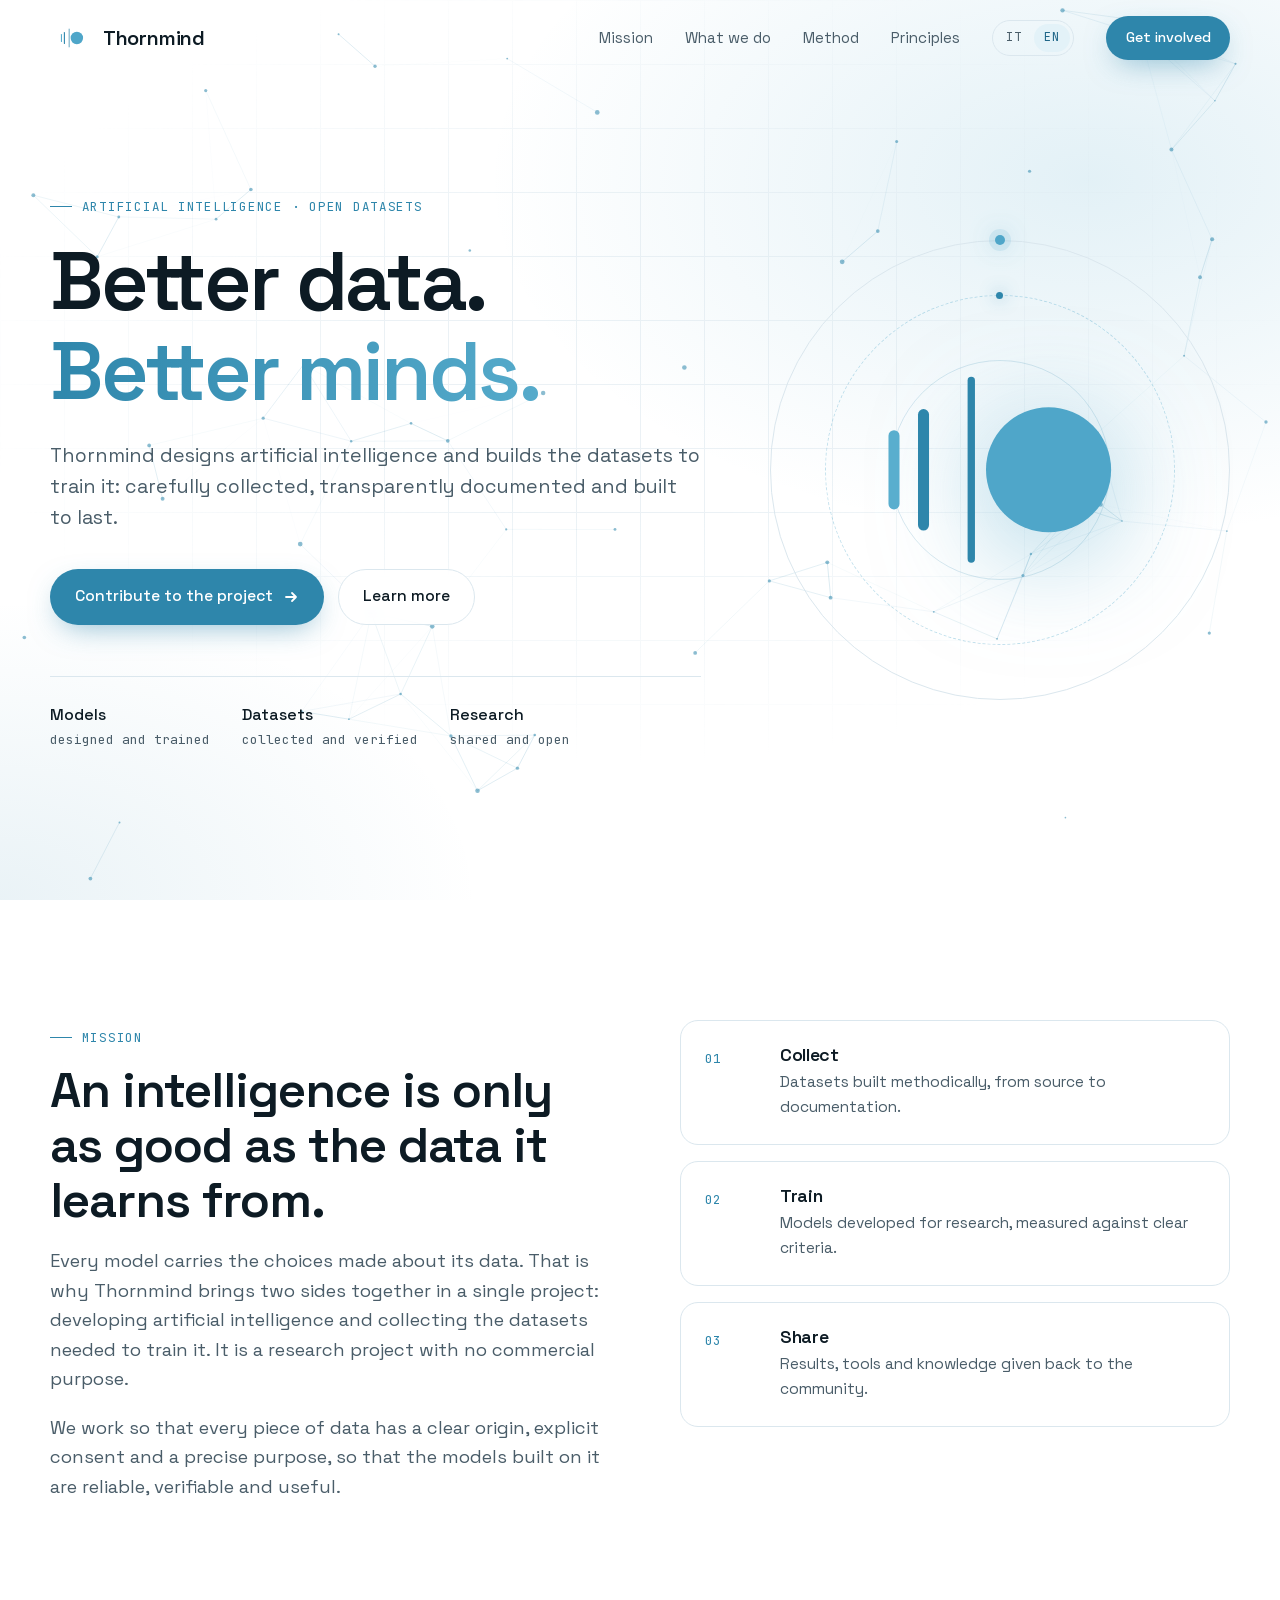
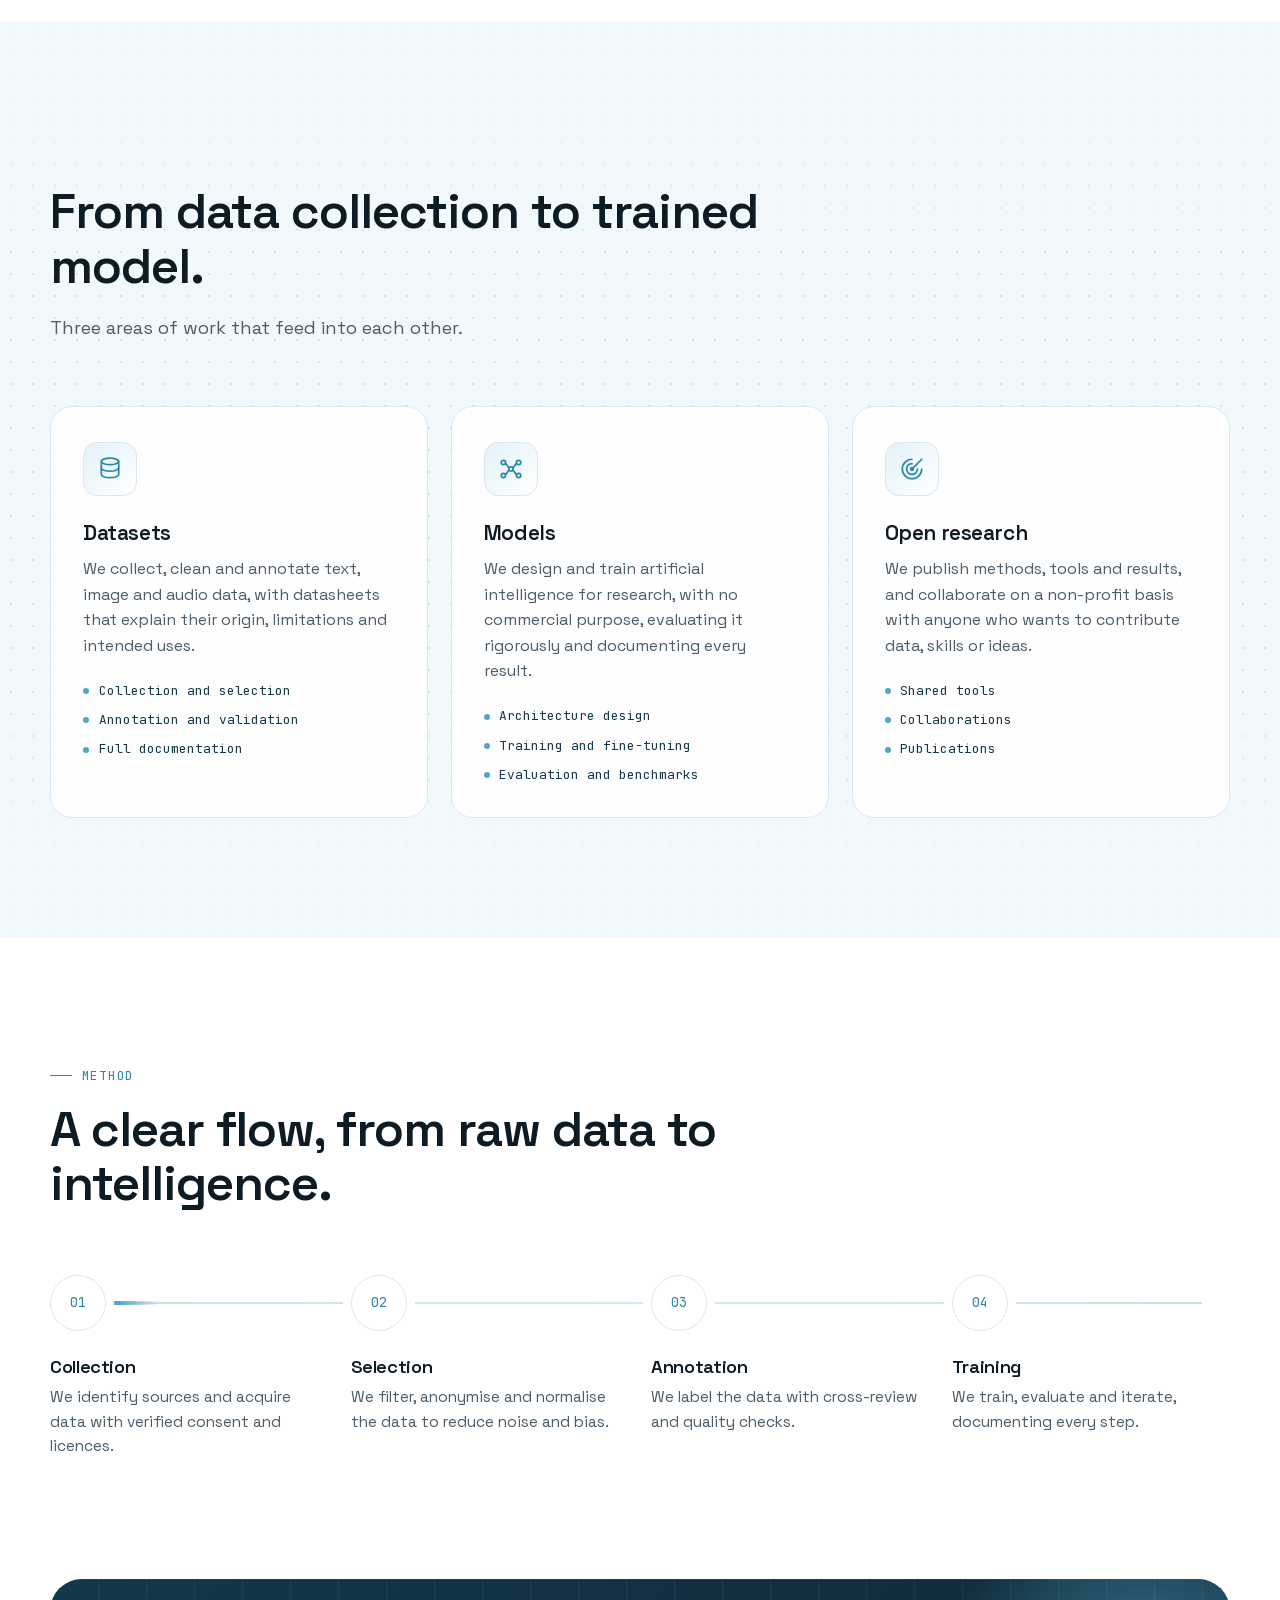
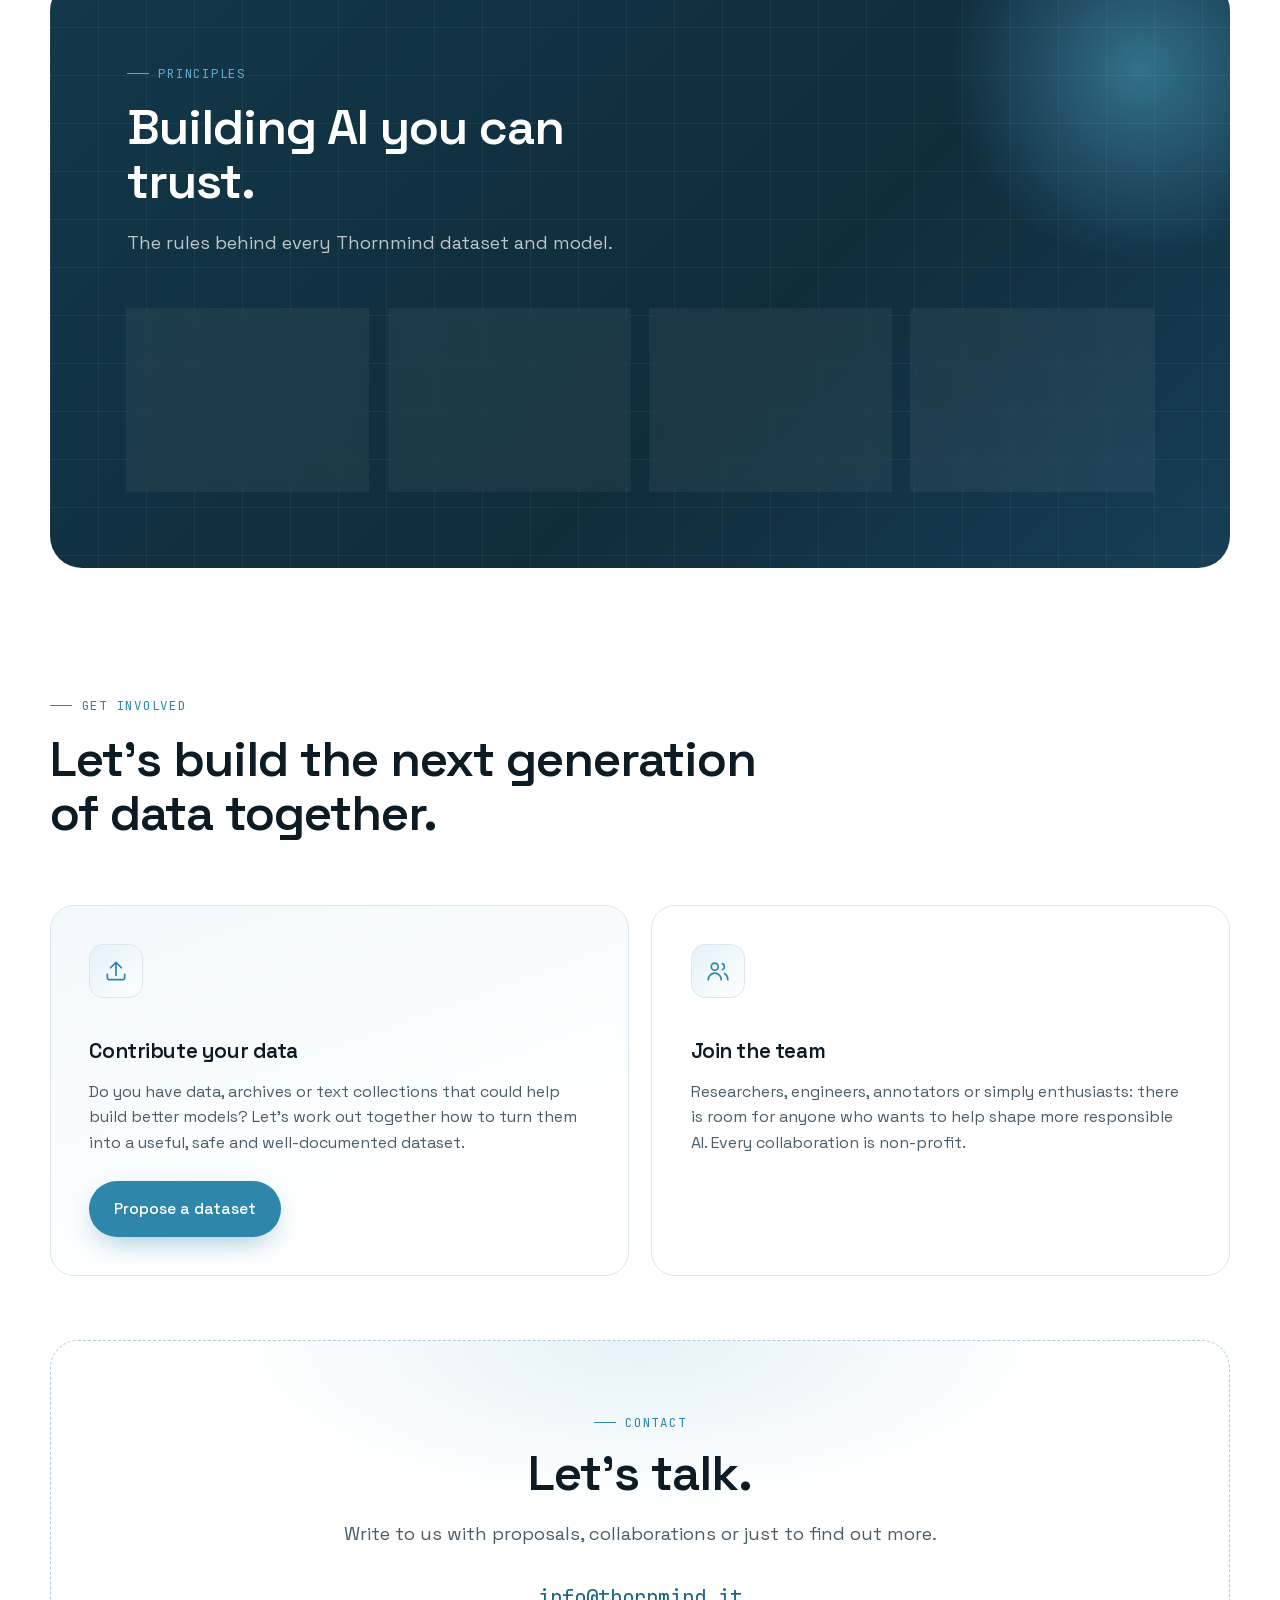
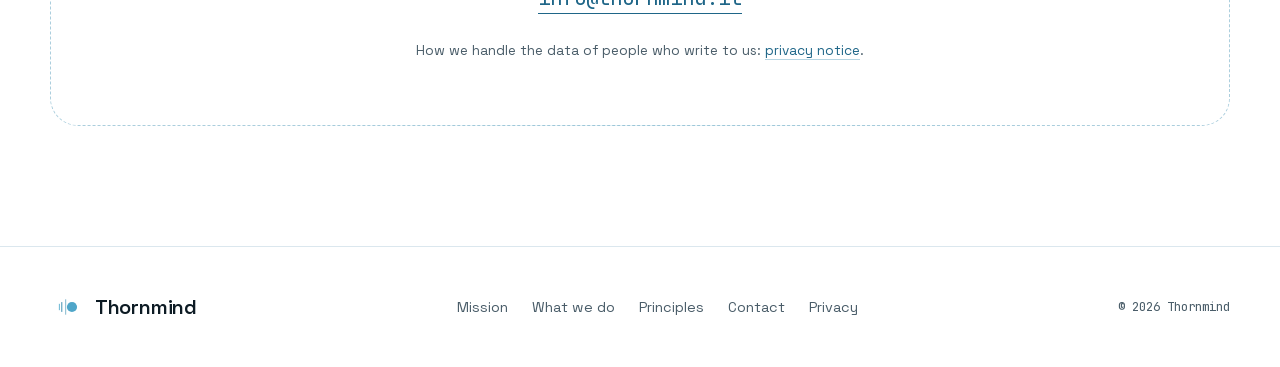
<file: index.html>
<!doctype html>
<html lang="it">
<head>
  <meta charset="utf-8">
  <meta name="viewport" content="width=device-width, initial-scale=1">
  <title>Thornmind — Intelligenze artificiali e dataset aperti</title>
  <meta name="description" content="Thornmind progetta intelligenze artificiali e raccoglie dataset di qualità per addestrarle, in modo trasparente e responsabile.">
  <link rel="icon" type="image/svg+xml" href="logo-thornmind.svg">
  <link rel="preload" href="fonts/space-grotesk-latin.woff2" as="font" type="font/woff2" crossorigin>
  <link rel="canonical" href="https://thornmind.it/">
  <meta name="theme-color" content="#2E86AB">
  <link rel="apple-touch-icon" href="logo-thornmind.png">

  <!-- Anteprima quando il link viene condiviso (WhatsApp, LinkedIn, Facebook, X…) -->
  <meta property="og:type" content="website">
  <meta property="og:site_name" content="Thornmind">
  <meta property="og:title" content="Thornmind — Intelligenze artificiali e dataset aperti">
  <meta property="og:description" content="Thornmind progetta intelligenze artificiali e raccoglie dataset di qualità per addestrarle, in modo trasparente e responsabile.">
  <meta property="og:url" content="https://thornmind.it/">
  <meta property="og:image" content="https://thornmind.it/og-image.png">
  <meta property="og:image:width" content="1200">
  <meta property="og:image:height" content="630">
  <meta property="og:image:alt" content="Thornmind">
  <meta property="og:locale" content="it_IT">
  <meta property="og:locale:alternate" content="en_US">
  <meta name="twitter:card" content="summary_large_image">

  <!-- Dati strutturati: spiegano a Google chi è Thornmind -->
  <script type="application/ld+json">
{
  "@context": "https://schema.org",
  "@graph": [
    {
      "@type": "Organization",
      "@id": "https://thornmind.it/#organization",
      "name": "Thornmind",
      "url": "https://thornmind.it/",
      "logo": {
        "@type": "ImageObject",
        "url": "https://thornmind.it/logo-thornmind.png",
        "width": 512,
        "height": 512
      },
      "email": "info@thornmind.it",
      "description": "Progetto di ricerca senza finalità commerciali che sviluppa intelligenze artificiali e raccoglie dataset per addestrarle."
    },
    {
      "@type": "WebSite",
      "@id": "https://thornmind.it/#website",
      "name": "Thornmind",
      "url": "https://thornmind.it/",
      "inLanguage": "it",
      "publisher": {
        "@id": "https://thornmind.it/#organization"
      }
    }
  ]
}
  </script>
  <link rel="alternate" hreflang="it" href="https://thornmind.it/">
  <link rel="alternate" hreflang="en" href="https://thornmind.it/en/">
  <link rel="alternate" hreflang="x-default" href="https://thornmind.it/en/">
  <script>
    // Lingua: italiano per chi ha il browser in italiano, inglese per tutti gli altri.
    // Una scelta fatta a mano con il selettore IT/EN ha sempre la precedenza.
    (function () {
      var p; try { p = localStorage.getItem('tm-lang'); } catch (e) {}
      var l = (navigator.languages && navigator.languages[0]) || navigator.language || '';
      // I motori di ricerca non vengono reindirizzati: devono poter leggere entrambe le lingue.
      if (/bot|crawl|spider|slurp|google-|mediapartners|lighthouse|facebookexternalhit|preview/i.test(navigator.userAgent)) return;
      if (p === 'en' || (!p && !/^it(-|$)/i.test(l))) location.replace('en/index.html' + location.hash);
    })();
  </script>
  <link rel="stylesheet" href="style.css?v=20261110">
</head>
<body>
  <!-- Logo Thornmind (da logo-thornmind.svg, senza sfondo) -->
  <svg width="0" height="0" style="position:absolute" aria-hidden="true">
    <symbol id="tm-logo" viewBox="0 0 240 240">
      <g transform="translate(-43.5,40)">
        <circle cx="190" cy="80" r="34" fill="#4FA6C9"/>
        <g fill="none" stroke-linecap="round" stroke-width="6">
          <line x1="148" y1="31.459" x2="148" y2="128.541" stroke="#2E86AB" stroke-width="4"/>
          <line x1="122.043" y1="50" x2="122.043" y2="110" stroke="#2E86AB"/>
          <line x1="106" y1="61.459" x2="106" y2="98.541" stroke="#59AECE"/>
        </g>
      </g>
    </symbol>
  </svg>

  <!-- ===== Header ===== -->
  <header class="site">
    <div class="wrap nav">
      <a href="#top" class="brand" aria-label="Thornmind, torna all'inizio">
        <svg class="logo" viewBox="0 0 240 240" aria-hidden="true"><use href="#tm-logo"/></svg>
        Thornmind
      </a>
      <button class="menu-toggle" aria-label="Apri il menu" aria-expanded="false" aria-controls="menu">
        <span></span><span></span><span></span>
      </button>
      <nav class="nav-links" id="menu">
        <a href="#missione">Missione</a>
        <a href="#lavoro">Cosa facciamo</a>
        <a href="#metodo">Metodo</a>
        <a href="#principi">Principi</a>
        <div class="lang" role="group" aria-label="Lingua">
          <a href="index.html" aria-current="page" lang="it" data-lang="it">IT</a>
          <a href="en/index.html" lang="en" hreflang="en" data-lang="en">EN</a>
        </div>
        <a href="#partecipa" class="btn btn-primary">Partecipa</a>
      </nav>
    </div>
  </header>

  <main>
    <!-- ===== Hero ===== -->
    <section class="hero" id="top">
      <canvas id="net" aria-hidden="true"></canvas>
      <div class="wrap hero-grid">
        <div>
          <span class="eyebrow reveal">Intelligenza artificiale · Dataset aperti</span>
          <h1 class="reveal d1">Dati migliori.<br><span class="grad">Menti migliori.</span></h1>
          <p class="lead reveal d2">
            Thornmind progetta intelligenze artificiali e costruisce i dataset per addestrarle:
            raccolti con cura, documentati con trasparenza e pensati per durare.
          </p>
          <div class="hero-actions reveal d3">
            <a href="#partecipa" class="btn btn-primary">
              Contribuisci al progetto
              <svg viewBox="0 0 16 16" fill="none" stroke="currentColor" stroke-width="1.8" stroke-linecap="round" stroke-linejoin="round"><path d="M3 8h10M9 4l4 4-4 4"/></svg>
            </a>
            <a href="#lavoro" class="btn btn-ghost">Scopri di più</a>
          </div>
          <div class="hero-meta reveal d3">
            <div><b>Modelli</b>progettati e addestrati</div>
            <div><b>Dataset</b>raccolti e verificati</div>
            <div><b>Ricerca</b>condivisa e aperta</div>
          </div>
        </div>

        <div class="mark-stage reveal d2" aria-hidden="true">
          <div class="ring"></div>
          <div class="ring r2"></div>
          <div class="ring r3"></div>
          <div class="orbit"><i></i></div>
          <div class="orbit o2"><i></i></div>
          <!-- Geometria del logo Thornmind, animata -->
          <svg class="mark" viewBox="93.5 50 140 140">
            <circle class="sun" cx="190" cy="120" r="34" fill="#4FA6C9"/>
            <g fill="none" stroke-linecap="round">
              <line class="bar b1" x1="148" y1="71.459" x2="148" y2="168.541" stroke="#2E86AB" stroke-width="4"/>
              <line class="bar b2" x1="122.043" y1="90" x2="122.043" y2="150" stroke="#2E86AB" stroke-width="6"/>
              <line class="bar b3" x1="106" y1="101.459" x2="106" y2="138.541" stroke="#59AECE" stroke-width="6"/>
            </g>
          </svg>
        </div>
      </div>
    </section>

    <!-- ===== Missione ===== -->
    <section id="missione">
      <div class="wrap about-grid">
        <div>
          <span class="eyebrow reveal">Missione</span>
          <h2 class="reveal d1">Un'intelligenza vale quanto i dati da cui impara.</h2>
          <p class="lead reveal d2">
            Ogni modello porta con sé le scelte fatte sui suoi dati. Per questo Thornmind
            unisce due anime in un unico progetto: lo sviluppo di intelligenze artificiali e la
            raccolta dei dataset necessari ad addestrarle. È un progetto di ricerca,
            senza finalità commerciali.
          </p>
          <p class="lead reveal d3">
            Lavoriamo perché ogni dato abbia un'origine chiara, un consenso esplicito e uno scopo
            preciso, così che i modelli che ne nascono siano affidabili, verificabili e utili.
          </p>
        </div>
        <div class="pillars">
          <div class="pillar reveal d1">
            <span class="num">01</span>
            <div><h3>Raccogliere</h3><p>Dataset costruiti con metodo, dalla fonte alla documentazione.</p></div>
          </div>
          <div class="pillar reveal d2">
            <span class="num">02</span>
            <div><h3>Addestrare</h3><p>Modelli sviluppati a scopo di ricerca, misurati con criteri chiari.</p></div>
          </div>
          <div class="pillar reveal d3">
            <span class="num">03</span>
            <div><h3>Condividere</h3><p>Risultati, strumenti e conoscenza restituiti alla comunità.</p></div>
          </div>
        </div>
      </div>
    </section>

    <!-- ===== Cosa facciamo ===== -->
    <section id="lavoro">
      <div class="wrap">
        <div class="section-head">
          <span class="eyebrow reveal">Cosa facciamo</span>
          <h2 class="reveal d1">Dalla raccolta del dato al modello addestrato.</h2>
          <p class="lead reveal d2">Tre aree di lavoro che si alimentano a vicenda.</p>
        </div>
        <div class="cards">
          <article class="card reveal d1">
            <div class="icon">
              <svg viewBox="0 0 24 24" fill="none" stroke="currentColor" stroke-width="1.6" stroke-linecap="round" stroke-linejoin="round"><ellipse cx="12" cy="5" rx="8" ry="3"/><path d="M4 5v6c0 1.7 3.6 3 8 3s8-1.3 8-3V5"/><path d="M4 11v6c0 1.7 3.6 3 8 3s8-1.3 8-3v-6"/></svg>
            </div>
            <h3>Dataset</h3>
            <p>Raccogliamo, puliamo e annotiamo dati testuali, visivi e audio, con schede descrittive che ne spiegano origine, limiti e usi previsti.</p>
            <ul><li>Raccolta e selezione</li><li>Annotazione e validazione</li><li>Documentazione completa</li></ul>
          </article>
          <article class="card reveal d2">
            <div class="icon">
              <svg viewBox="0 0 24 24" fill="none" stroke="currentColor" stroke-width="1.6" stroke-linecap="round" stroke-linejoin="round"><circle cx="5" cy="6" r="2"/><circle cx="5" cy="18" r="2"/><circle cx="12" cy="12" r="2"/><circle cx="19" cy="6" r="2"/><circle cx="19" cy="18" r="2"/><path d="M7 6.8 10.2 11M7 17.2l3.2-4.2M13.8 11 17 6.8M13.8 13l3.2 4.2"/></svg>
            </div>
            <h3>Modelli</h3>
            <p>Progettiamo e addestriamo intelligenze artificiali a scopo di ricerca, senza finalità commerciali, valutandole in modo rigoroso e documentando ogni risultato.</p>
            <ul><li>Progettazione dell'architettura</li><li>Addestramento e fine-tuning</li><li>Valutazione e benchmark</li></ul>
          </article>
          <article class="card reveal d3">
            <div class="icon">
              <svg viewBox="0 0 24 24" fill="none" stroke="currentColor" stroke-width="1.6" stroke-linecap="round" stroke-linejoin="round"><path d="M12 3a9 9 0 1 0 9 9"/><path d="M12 7a5 5 0 1 0 5 5"/><circle cx="12" cy="12" r="1.2" fill="currentColor"/><path d="M21 3l-7.5 7.5"/></svg>
            </div>
            <h3>Ricerca aperta</h3>
            <p>Pubblichiamo metodi, strumenti e risultati, e collaboriamo senza fini di lucro con chi vuole contribuire con dati, competenze o idee.</p>
            <ul><li>Strumenti condivisi</li><li>Collaborazioni</li><li>Pubblicazioni</li></ul>
          </article>
        </div>
      </div>
    </section>

    <!-- ===== Metodo ===== -->
    <section id="metodo">
      <div class="wrap">
        <div class="section-head">
          <span class="eyebrow reveal">Metodo</span>
          <h2 class="reveal d1">Un flusso chiaro, dal dato grezzo all'intelligenza.</h2>
        </div>
        <div class="pipeline">
          <span class="flow" aria-hidden="true"></span>
          <div class="step reveal d1">
            <div class="dot">01</div>
            <h3>Raccolta</h3>
            <p>Individuiamo le fonti e acquisiamo i dati con consenso e licenze verificate.</p>
          </div>
          <div class="step reveal d1">
            <div class="dot">02</div>
            <h3>Selezione</h3>
            <p>Filtriamo, anonimizziamo e normalizziamo per ridurre rumore e bias.</p>
          </div>
          <div class="step reveal d2">
            <div class="dot">03</div>
            <h3>Annotazione</h3>
            <p>Etichettiamo i dati con revisione incrociata e controlli di qualità.</p>
          </div>
          <div class="step reveal d3">
            <div class="dot">04</div>
            <h3>Addestramento</h3>
            <p>Addestriamo, valutiamo e iteriamo, documentando ogni passaggio.</p>
          </div>
        </div>
      </div>
    </section>

    <!-- ===== Principi ===== -->
    <section id="principi" style="padding-top: 0;">
      <div class="wrap">
        <div class="band reveal">
          <span class="eyebrow">Principi</span>
          <h2>Costruire IA di cui potersi fidare.</h2>
          <p class="lead">Le regole che guidano ogni dataset e ogni modello di Thornmind.</p>
          <div class="principles">
            <div class="principle"><span class="k">Privacy</span><h3>Dati rispettati</h3><p>Consenso esplicito, anonimizzazione e conformità al GDPR.</p></div>
            <div class="principle"><span class="k">Trasparenza</span><h3>Origine tracciabile</h3><p>Ogni dataset ha una scheda che ne racconta storia e limiti.</p></div>
            <div class="principle"><span class="k">Qualità</span><h3>Meno, ma meglio</h3><p>Preferiamo dati verificati a volumi enormi e opachi.</p></div>
            <div class="principle"><span class="k">Apertura</span><h3>Conoscenza condivisa</h3><p>Ciò che impariamo torna alla comunità.</p></div>
          </div>
        </div>
      </div>
    </section>

    <!-- ===== Partecipa ===== -->
    <section id="partecipa" style="padding-top: 0;">
      <div class="wrap">
        <div class="section-head">
          <span class="eyebrow reveal">Partecipa</span>
          <h2 class="reveal d1">Costruiamo insieme la prossima generazione di dati.</h2>
        </div>
        <div class="join-grid">
          <div class="join accent reveal d1">
            <div class="icon">
              <svg viewBox="0 0 24 24" fill="none" stroke="currentColor" stroke-width="1.6" stroke-linecap="round" stroke-linejoin="round"><path d="M12 16V4M7 9l5-5 5 5"/><path d="M4 15v3a2 2 0 0 0 2 2h12a2 2 0 0 0 2-2v-3"/></svg>
            </div>
            <h3>Contribuisci con i tuoi dati</h3>
            <p>Hai dati, archivi o raccolte di testi che possono aiutare a costruire modelli migliori? Valutiamo insieme come renderli un dataset utile, sicuro e documentato.</p>
            <a href="#contatti" class="btn btn-primary">Proponi un dataset</a>
          </div>
          <div class="join reveal d2">
            <div class="icon">
              <svg viewBox="0 0 24 24" fill="none" stroke="currentColor" stroke-width="1.6" stroke-linecap="round" stroke-linejoin="round"><circle cx="9" cy="8" r="3.2"/><path d="M3 20c0-3.3 2.7-6 6-6s6 2.7 6 6"/><path d="M16 5.2a3 3 0 0 1 0 5.6M18 14.4c1.8.9 3 2.9 3 5.6"/></svg>
            </div>
            <h3>Unisciti al team</h3>
            <p>Ricercatori, ingegneri, annotatori o semplici appassionati: c'è spazio per chi vuole dare forma a un'IA più responsabile. Ogni collaborazione è senza fini di lucro.</p>
            <a href="#contatti" class="btn btn-ghost">Collabora con noi</a>
          </div>
        </div>

        <div class="contact reveal" id="contatti">
          <span class="eyebrow">Contatti</span>
          <h2>Parliamone.</h2>
          <p class="lead">Scrivici per proposte, collaborazioni o semplicemente per saperne di più.</p>
          <a class="mail" href="mailto:info@thornmind.it">info@thornmind.it</a>
          <p class="privacy-note">Come trattiamo i dati di chi ci scrive: <a href="privacy.html">informativa privacy</a>.</p>
        </div>
      </div>
    </section>
  </main>

  <footer>
    <div class="wrap foot">
      <a href="#top" class="brand"><svg class="logo" viewBox="0 0 240 240" aria-hidden="true"><use href="#tm-logo"/></svg> Thornmind</a>
      <nav>
        <a href="#missione">Missione</a>
        <a href="#lavoro">Cosa facciamo</a>
        <a href="#principi">Principi</a>
        <a href="#contatti">Contatti</a>
        <a href="privacy.html">Privacy</a>
      </nav>
      <small>© <span id="y"></span> Thornmind</small>
    </div>
  </footer>

  <script src="script.js?v=20261110"></script>
</body>
</html>
</file>
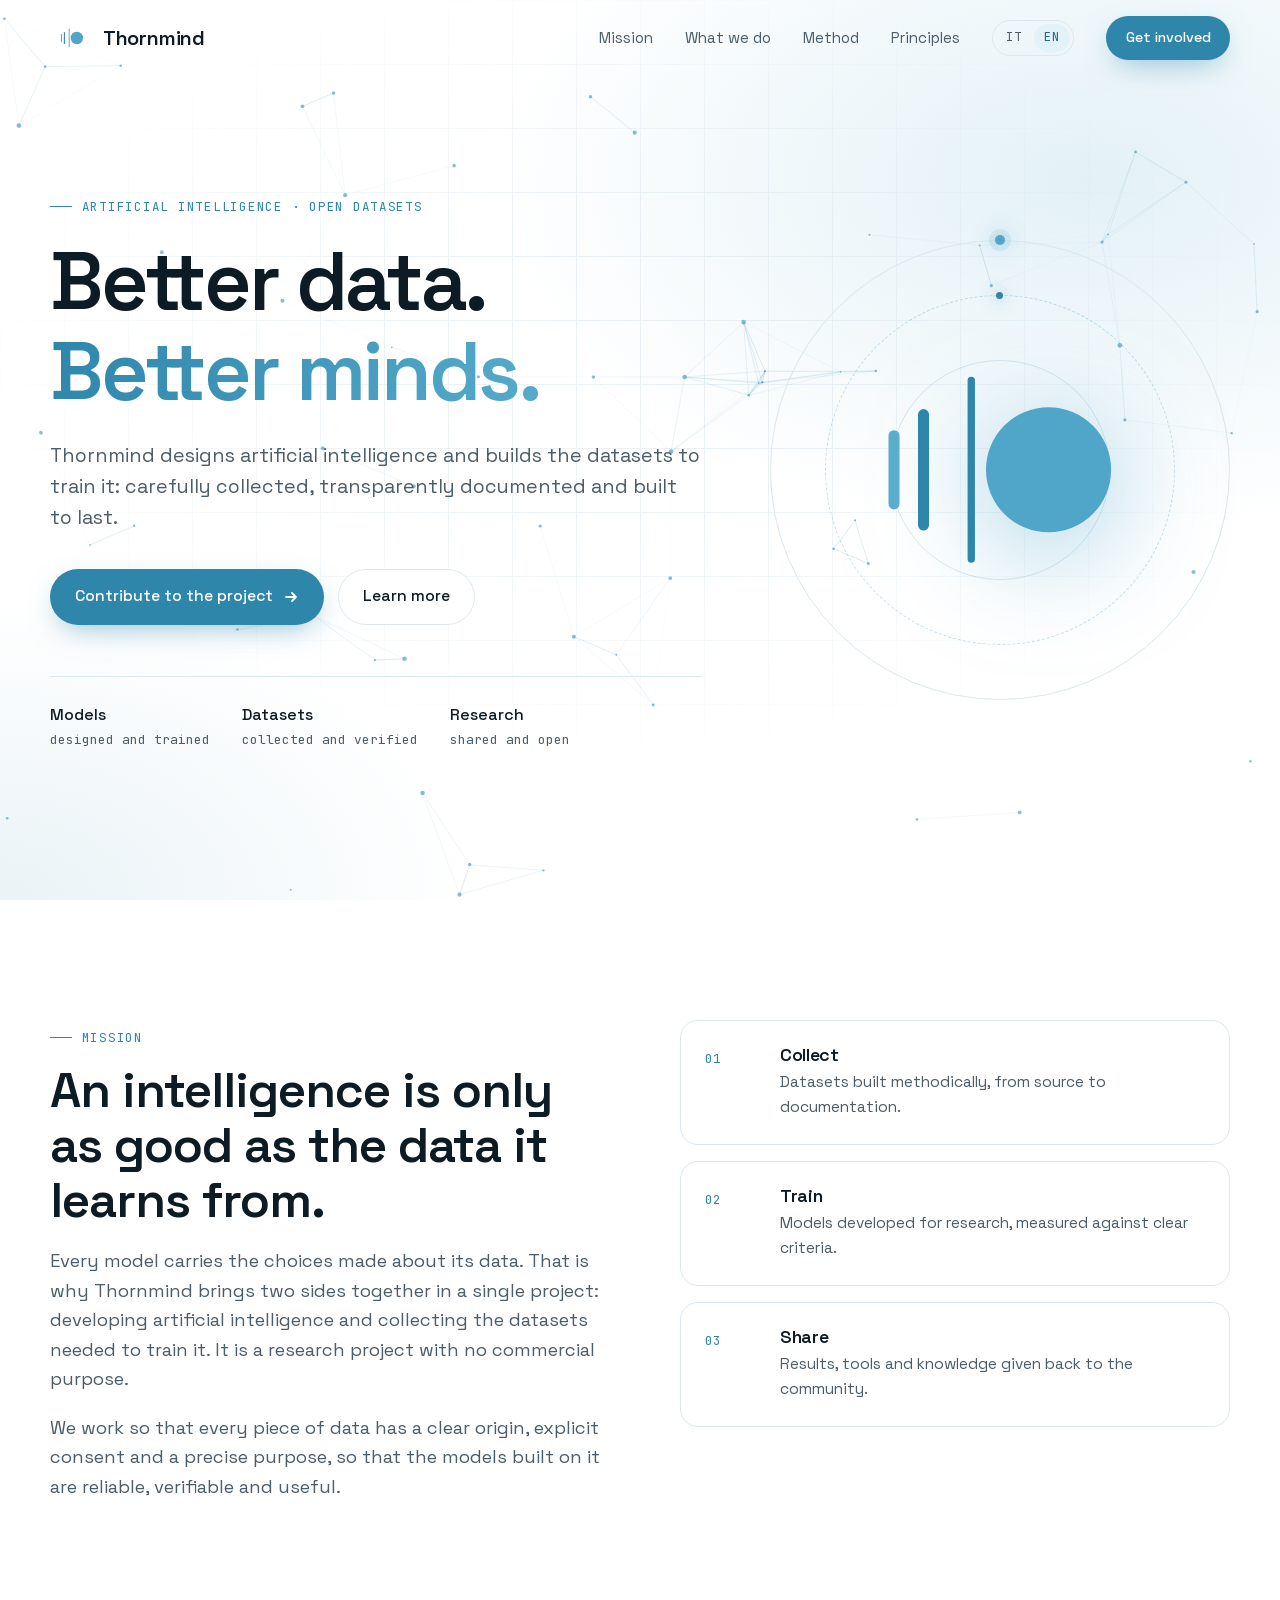
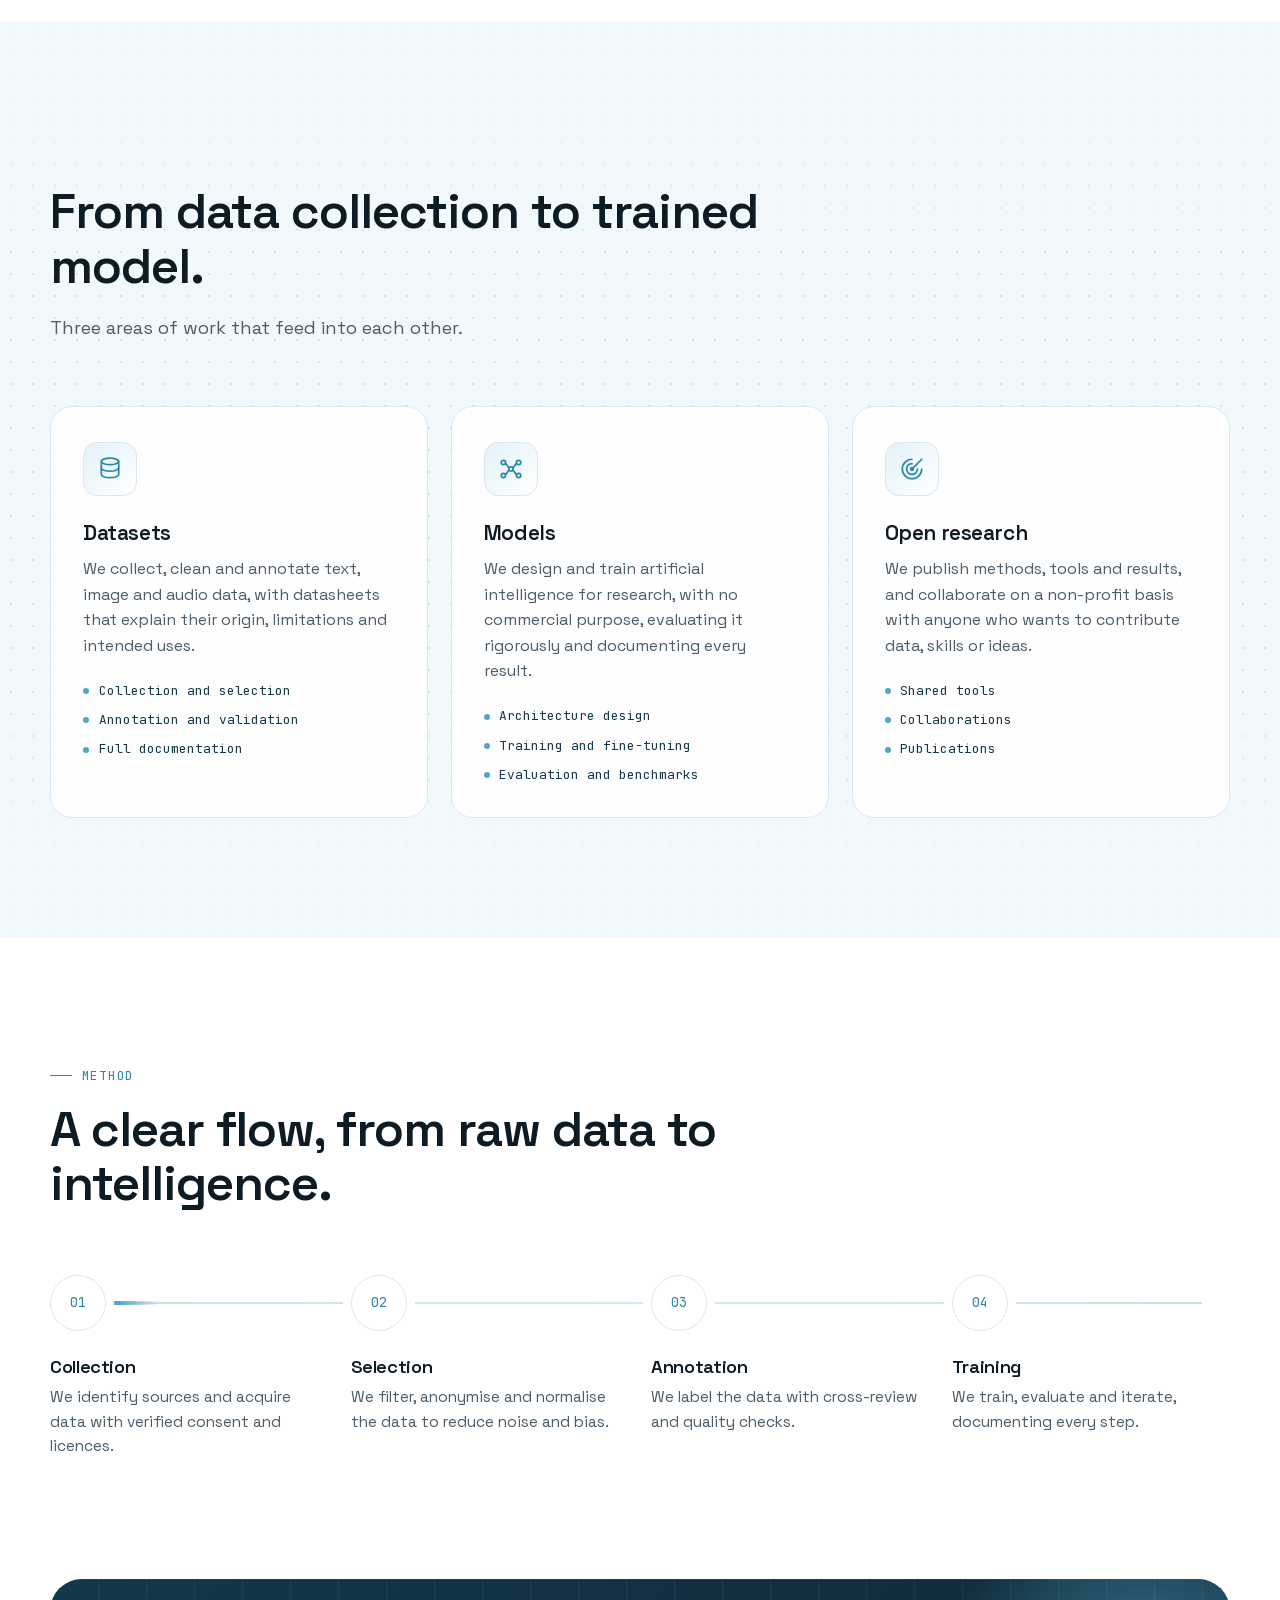
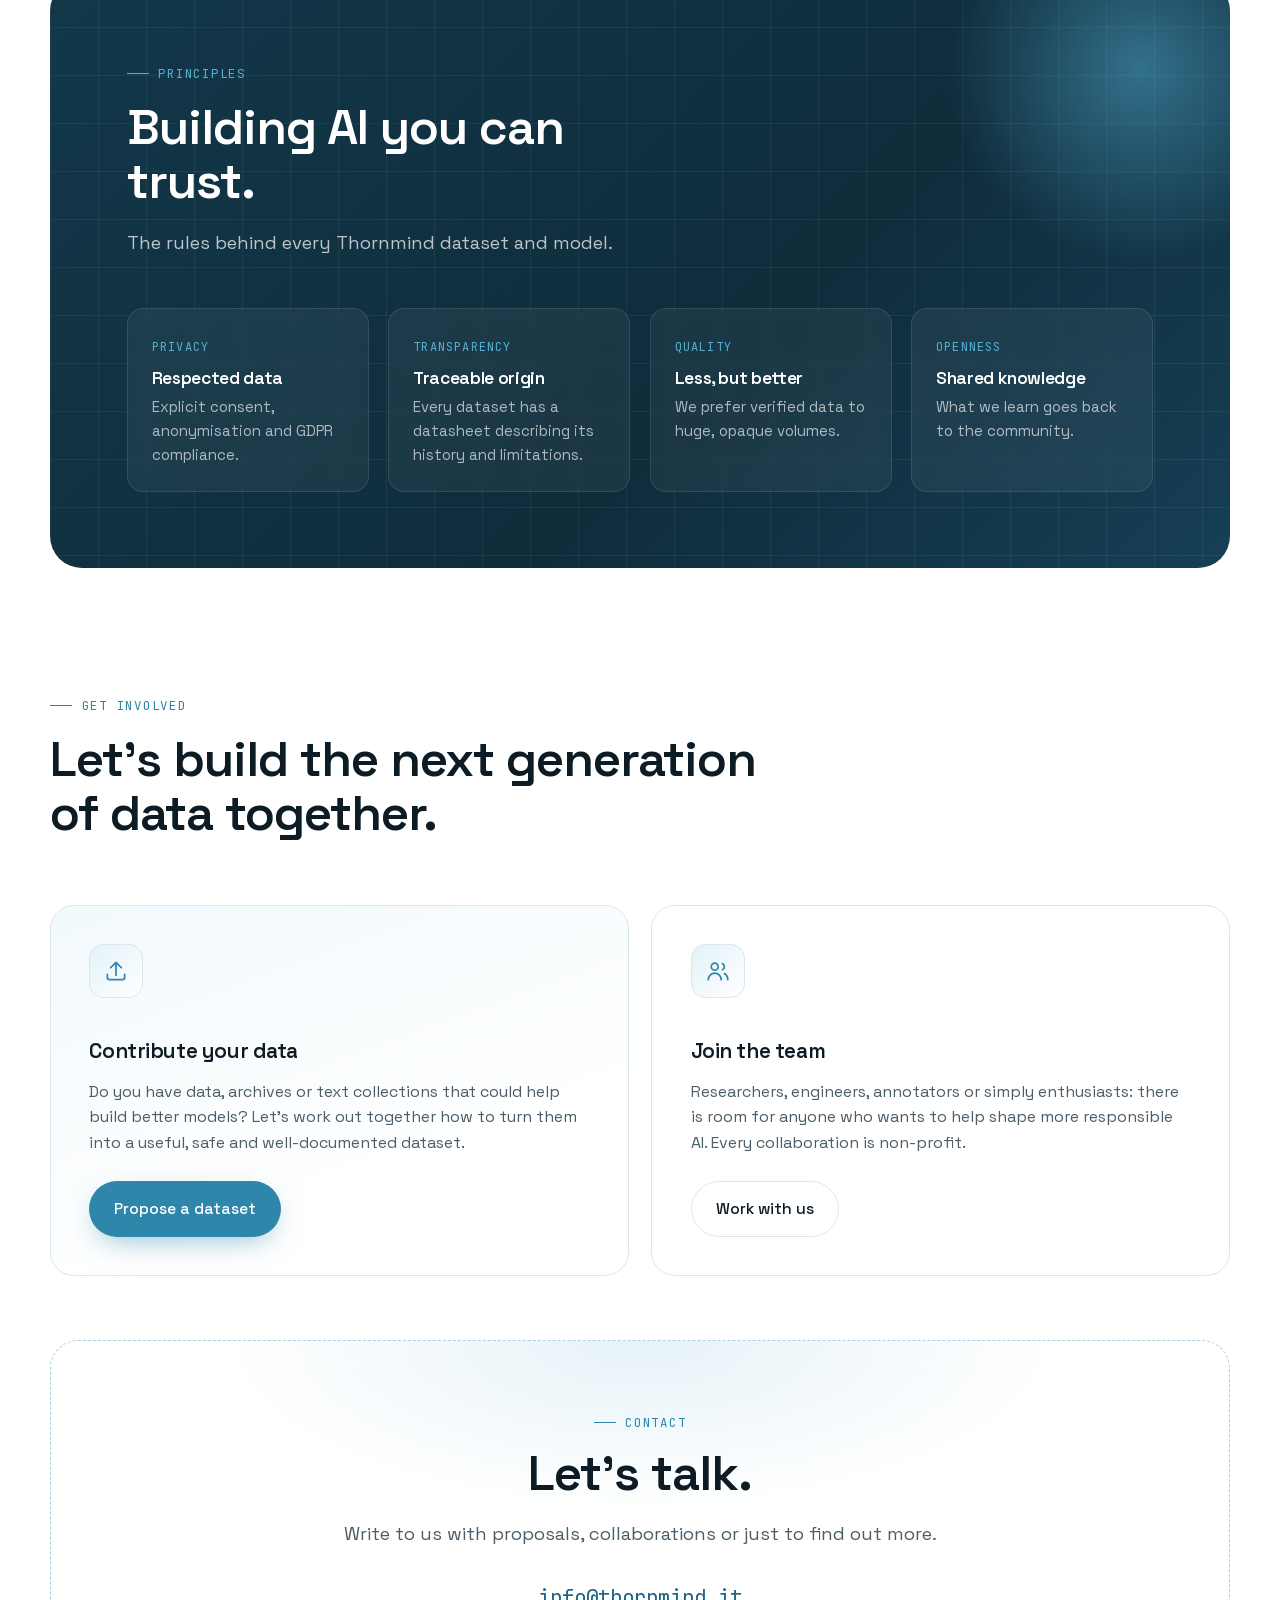
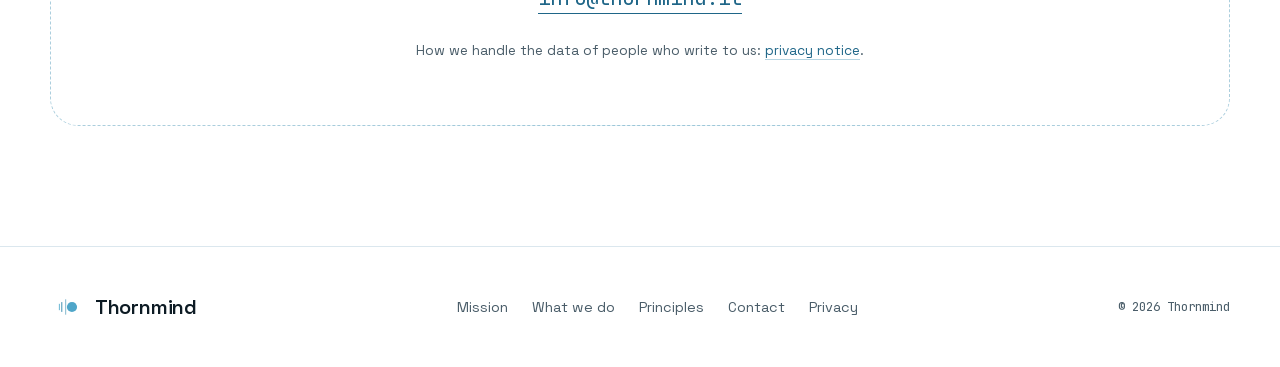
<file: en/index.html>
<!doctype html>
<html lang="en">
<head>
  <meta charset="utf-8">
  <meta name="viewport" content="width=device-width, initial-scale=1">
  <title>Thornmind — Artificial intelligence and open datasets</title>
  <meta name="description" content="Thornmind designs artificial intelligence and collects high-quality datasets to train it, transparently and responsibly.">
  <link rel="icon" type="image/svg+xml" href="../logo-thornmind.svg">
  <link rel="preload" href="../fonts/space-grotesk-latin.woff2" as="font" type="font/woff2" crossorigin>
  <link rel="canonical" href="https://thornmind.it/en/">
  <meta name="theme-color" content="#2E86AB">
  <link rel="apple-touch-icon" href="../logo-thornmind.png">

  <!-- Anteprima quando il link viene condiviso (WhatsApp, LinkedIn, Facebook, X…) -->
  <meta property="og:type" content="website">
  <meta property="og:site_name" content="Thornmind">
  <meta property="og:title" content="Thornmind — Artificial intelligence and open datasets">
  <meta property="og:description" content="Thornmind designs artificial intelligence and collects high-quality datasets to train it, transparently and responsibly.">
  <meta property="og:url" content="https://thornmind.it/en/">
  <meta property="og:image" content="https://thornmind.it/og-image-en.png">
  <meta property="og:image:width" content="1200">
  <meta property="og:image:height" content="630">
  <meta property="og:image:alt" content="Thornmind">
  <meta property="og:locale" content="en_US">
  <meta property="og:locale:alternate" content="it_IT">
  <meta name="twitter:card" content="summary_large_image">

  <!-- Dati strutturati: spiegano a Google chi è Thornmind -->
  <script type="application/ld+json">
{
  "@context": "https://schema.org",
  "@graph": [
    {
      "@type": "Organization",
      "@id": "https://thornmind.it/#organization",
      "name": "Thornmind",
      "url": "https://thornmind.it/",
      "logo": {
        "@type": "ImageObject",
        "url": "https://thornmind.it/logo-thornmind.png",
        "width": 512,
        "height": 512
      },
      "email": "info@thornmind.it",
      "description": "A non-commercial research project that develops artificial intelligence and collects datasets to train it."
    },
    {
      "@type": "WebSite",
      "@id": "https://thornmind.it/en/#website",
      "name": "Thornmind",
      "url": "https://thornmind.it/en/",
      "inLanguage": "en",
      "publisher": {
        "@id": "https://thornmind.it/#organization"
      }
    }
  ]
}
  </script>
  <link rel="alternate" hreflang="it" href="https://thornmind.it/">
  <link rel="alternate" hreflang="en" href="https://thornmind.it/en/">
  <link rel="alternate" hreflang="x-default" href="https://thornmind.it/en/">
  <script>
    // Language: if the visitor explicitly chose Italian with the IT/EN switch, go back to it.
    (function () {
      var p; try { p = localStorage.getItem('tm-lang'); } catch (e) {}
      if (/bot|crawl|spider|slurp|google-|mediapartners|lighthouse|facebookexternalhit|preview/i.test(navigator.userAgent)) return;
      if (p === 'it') location.replace('../index.html' + location.hash);
    })();
  </script>
  <link rel="stylesheet" href="../style.css?v=20261110">
</head>
<body>
  <!-- Logo Thornmind (da logo-thornmind.svg, senza sfondo) -->
  <svg width="0" height="0" style="position:absolute" aria-hidden="true">
    <symbol id="tm-logo" viewBox="0 0 240 240">
      <g transform="translate(-43.5,40)">
        <circle cx="190" cy="80" r="34" fill="#4FA6C9"/>
        <g fill="none" stroke-linecap="round" stroke-width="6">
          <line x1="148" y1="31.459" x2="148" y2="128.541" stroke="#2E86AB" stroke-width="4"/>
          <line x1="122.043" y1="50" x2="122.043" y2="110" stroke="#2E86AB"/>
          <line x1="106" y1="61.459" x2="106" y2="98.541" stroke="#59AECE"/>
        </g>
      </g>
    </symbol>
  </svg>

  <!-- ===== Header ===== -->
  <header class="site">
    <div class="wrap nav">
      <a href="#top" class="brand" aria-label="Thornmind, back to top">
        <svg class="logo" viewBox="0 0 240 240" aria-hidden="true"><use href="#tm-logo"/></svg>
        Thornmind
      </a>
      <button class="menu-toggle" aria-label="Open menu" aria-expanded="false" aria-controls="menu">
        <span></span><span></span><span></span>
      </button>
      <nav class="nav-links" id="menu">
        <a href="#missione">Mission</a>
        <a href="#lavoro">What we do</a>
        <a href="#metodo">Method</a>
        <a href="#principi">Principles</a>
        <div class="lang" role="group" aria-label="Language">
          <a href="../index.html" lang="it" hreflang="it" data-lang="it">IT</a>
          <a href="index.html" aria-current="page" lang="en" data-lang="en">EN</a>
        </div>
        <a href="#partecipa" class="btn btn-primary">Get involved</a>
      </nav>
    </div>
  </header>

  <main>
    <!-- ===== Hero ===== -->
    <section class="hero" id="top">
      <canvas id="net" aria-hidden="true"></canvas>
      <div class="wrap hero-grid">
        <div>
          <span class="eyebrow reveal">Artificial intelligence · Open datasets</span>
          <h1 class="reveal d1">Better data.<br><span class="grad">Better minds.</span></h1>
          <p class="lead reveal d2">
            Thornmind designs artificial intelligence and builds the datasets to train it:
            carefully collected, transparently documented and built to last.
          </p>
          <div class="hero-actions reveal d3">
            <a href="#partecipa" class="btn btn-primary">
              Contribute to the project
              <svg viewBox="0 0 16 16" fill="none" stroke="currentColor" stroke-width="1.8" stroke-linecap="round" stroke-linejoin="round"><path d="M3 8h10M9 4l4 4-4 4"/></svg>
            </a>
            <a href="#lavoro" class="btn btn-ghost">Learn more</a>
          </div>
          <div class="hero-meta reveal d3">
            <div><b>Models</b>designed and trained</div>
            <div><b>Datasets</b>collected and verified</div>
            <div><b>Research</b>shared and open</div>
          </div>
        </div>

        <div class="mark-stage reveal d2" aria-hidden="true">
          <div class="ring"></div>
          <div class="ring r2"></div>
          <div class="ring r3"></div>
          <div class="orbit"><i></i></div>
          <div class="orbit o2"><i></i></div>
          <!-- Geometria del logo Thornmind, animata -->
          <svg class="mark" viewBox="93.5 50 140 140">
            <circle class="sun" cx="190" cy="120" r="34" fill="#4FA6C9"/>
            <g fill="none" stroke-linecap="round">
              <line class="bar b1" x1="148" y1="71.459" x2="148" y2="168.541" stroke="#2E86AB" stroke-width="4"/>
              <line class="bar b2" x1="122.043" y1="90" x2="122.043" y2="150" stroke="#2E86AB" stroke-width="6"/>
              <line class="bar b3" x1="106" y1="101.459" x2="106" y2="138.541" stroke="#59AECE" stroke-width="6"/>
            </g>
          </svg>
        </div>
      </div>
    </section>

    <!-- ===== Missione ===== -->
    <section id="missione">
      <div class="wrap about-grid">
        <div>
          <span class="eyebrow reveal">Mission</span>
          <h2 class="reveal d1">An intelligence is only as good as the data it learns from.</h2>
          <p class="lead reveal d2">
            Every model carries the choices made about its data. That is why Thornmind
            brings two sides together in a single project: developing artificial intelligence and
            collecting the datasets needed to train it. It is a research project with
            no commercial purpose.
          </p>
          <p class="lead reveal d3">
            We work so that every piece of data has a clear origin, explicit consent and a precise
            purpose, so that the models built on it are reliable, verifiable and useful.
          </p>
        </div>
        <div class="pillars">
          <div class="pillar reveal d1">
            <span class="num">01</span>
            <div><h3>Collect</h3><p>Datasets built methodically, from source to documentation.</p></div>
          </div>
          <div class="pillar reveal d2">
            <span class="num">02</span>
            <div><h3>Train</h3><p>Models developed for research, measured against clear criteria.</p></div>
          </div>
          <div class="pillar reveal d3">
            <span class="num">03</span>
            <div><h3>Share</h3><p>Results, tools and knowledge given back to the community.</p></div>
          </div>
        </div>
      </div>
    </section>

    <!-- ===== Cosa facciamo ===== -->
    <section id="lavoro">
      <div class="wrap">
        <div class="section-head">
          <span class="eyebrow reveal">What we do</span>
          <h2 class="reveal d1">From data collection to trained model.</h2>
          <p class="lead reveal d2">Three areas of work that feed into each other.</p>
        </div>
        <div class="cards">
          <article class="card reveal d1">
            <div class="icon">
              <svg viewBox="0 0 24 24" fill="none" stroke="currentColor" stroke-width="1.6" stroke-linecap="round" stroke-linejoin="round"><ellipse cx="12" cy="5" rx="8" ry="3"/><path d="M4 5v6c0 1.7 3.6 3 8 3s8-1.3 8-3V5"/><path d="M4 11v6c0 1.7 3.6 3 8 3s8-1.3 8-3v-6"/></svg>
            </div>
            <h3>Datasets</h3>
            <p>We collect, clean and annotate text, image and audio data, with datasheets that explain their origin, limitations and intended uses.</p>
            <ul><li>Collection and selection</li><li>Annotation and validation</li><li>Full documentation</li></ul>
          </article>
          <article class="card reveal d2">
            <div class="icon">
              <svg viewBox="0 0 24 24" fill="none" stroke="currentColor" stroke-width="1.6" stroke-linecap="round" stroke-linejoin="round"><circle cx="5" cy="6" r="2"/><circle cx="5" cy="18" r="2"/><circle cx="12" cy="12" r="2"/><circle cx="19" cy="6" r="2"/><circle cx="19" cy="18" r="2"/><path d="M7 6.8 10.2 11M7 17.2l3.2-4.2M13.8 11 17 6.8M13.8 13l3.2 4.2"/></svg>
            </div>
            <h3>Models</h3>
            <p>We design and train artificial intelligence for research, with no commercial purpose, evaluating it rigorously and documenting every result.</p>
            <ul><li>Architecture design</li><li>Training and fine-tuning</li><li>Evaluation and benchmarks</li></ul>
          </article>
          <article class="card reveal d3">
            <div class="icon">
              <svg viewBox="0 0 24 24" fill="none" stroke="currentColor" stroke-width="1.6" stroke-linecap="round" stroke-linejoin="round"><path d="M12 3a9 9 0 1 0 9 9"/><path d="M12 7a5 5 0 1 0 5 5"/><circle cx="12" cy="12" r="1.2" fill="currentColor"/><path d="M21 3l-7.5 7.5"/></svg>
            </div>
            <h3>Open research</h3>
            <p>We publish methods, tools and results, and collaborate on a non-profit basis with anyone who wants to contribute data, skills or ideas.</p>
            <ul><li>Shared tools</li><li>Collaborations</li><li>Publications</li></ul>
          </article>
        </div>
      </div>
    </section>

    <!-- ===== Metodo ===== -->
    <section id="metodo">
      <div class="wrap">
        <div class="section-head">
          <span class="eyebrow reveal">Method</span>
          <h2 class="reveal d1">A clear flow, from raw data to intelligence.</h2>
        </div>
        <div class="pipeline">
          <span class="flow" aria-hidden="true"></span>
          <div class="step reveal d1">
            <div class="dot">01</div>
            <h3>Collection</h3>
            <p>We identify sources and acquire data with verified consent and licences.</p>
          </div>
          <div class="step reveal d1">
            <div class="dot">02</div>
            <h3>Selection</h3>
            <p>We filter, anonymise and normalise the data to reduce noise and bias.</p>
          </div>
          <div class="step reveal d2">
            <div class="dot">03</div>
            <h3>Annotation</h3>
            <p>We label the data with cross-review and quality checks.</p>
          </div>
          <div class="step reveal d3">
            <div class="dot">04</div>
            <h3>Training</h3>
            <p>We train, evaluate and iterate, documenting every step.</p>
          </div>
        </div>
      </div>
    </section>

    <!-- ===== Principi ===== -->
    <section id="principi" style="padding-top: 0;">
      <div class="wrap">
        <div class="band reveal">
          <span class="eyebrow">Principles</span>
          <h2>Building AI you can trust.</h2>
          <p class="lead">The rules behind every Thornmind dataset and model.</p>
          <div class="principles">
            <div class="principle"><span class="k">Privacy</span><h3>Respected data</h3><p>Explicit consent, anonymisation and GDPR compliance.</p></div>
            <div class="principle"><span class="k">Transparency</span><h3>Traceable origin</h3><p>Every dataset has a datasheet describing its history and limitations.</p></div>
            <div class="principle"><span class="k">Quality</span><h3>Less, but better</h3><p>We prefer verified data to huge, opaque volumes.</p></div>
            <div class="principle"><span class="k">Openness</span><h3>Shared knowledge</h3><p>What we learn goes back to the community.</p></div>
          </div>
        </div>
      </div>
    </section>

    <!-- ===== Partecipa ===== -->
    <section id="partecipa" style="padding-top: 0;">
      <div class="wrap">
        <div class="section-head">
          <span class="eyebrow reveal">Get involved</span>
          <h2 class="reveal d1">Let's build the next generation of data together.</h2>
        </div>
        <div class="join-grid">
          <div class="join accent reveal d1">
            <div class="icon">
              <svg viewBox="0 0 24 24" fill="none" stroke="currentColor" stroke-width="1.6" stroke-linecap="round" stroke-linejoin="round"><path d="M12 16V4M7 9l5-5 5 5"/><path d="M4 15v3a2 2 0 0 0 2 2h12a2 2 0 0 0 2-2v-3"/></svg>
            </div>
            <h3>Contribute your data</h3>
            <p>Do you have data, archives or text collections that could help build better models? Let's work out together how to turn them into a useful, safe and well-documented dataset.</p>
            <a href="#contatti" class="btn btn-primary">Propose a dataset</a>
          </div>
          <div class="join reveal d2">
            <div class="icon">
              <svg viewBox="0 0 24 24" fill="none" stroke="currentColor" stroke-width="1.6" stroke-linecap="round" stroke-linejoin="round"><circle cx="9" cy="8" r="3.2"/><path d="M3 20c0-3.3 2.7-6 6-6s6 2.7 6 6"/><path d="M16 5.2a3 3 0 0 1 0 5.6M18 14.4c1.8.9 3 2.9 3 5.6"/></svg>
            </div>
            <h3>Join the team</h3>
            <p>Researchers, engineers, annotators or simply enthusiasts: there is room for anyone who wants to help shape more responsible AI. Every collaboration is non-profit.</p>
            <a href="#contatti" class="btn btn-ghost">Work with us</a>
          </div>
        </div>

        <div class="contact reveal" id="contatti">
          <span class="eyebrow">Contact</span>
          <h2>Let's talk.</h2>
          <p class="lead">Write to us with proposals, collaborations or just to find out more.</p>
          <a class="mail" href="mailto:info@thornmind.it">info@thornmind.it</a>
          <p class="privacy-note">How we handle the data of people who write to us: <a href="privacy.html">privacy notice</a>.</p>
        </div>
      </div>
    </section>
  </main>

  <footer>
    <div class="wrap foot">
      <a href="#top" class="brand"><svg class="logo" viewBox="0 0 240 240" aria-hidden="true"><use href="#tm-logo"/></svg> Thornmind</a>
      <nav>
        <a href="#missione">Mission</a>
        <a href="#lavoro">What we do</a>
        <a href="#principi">Principles</a>
        <a href="#contatti">Contact</a>
        <a href="privacy.html">Privacy</a>
      </nav>
      <small>© <span id="y"></span> Thornmind</small>
    </div>
  </footer>

  <script src="../script.js?v=20261110"></script>
</body>
</html>
</file>
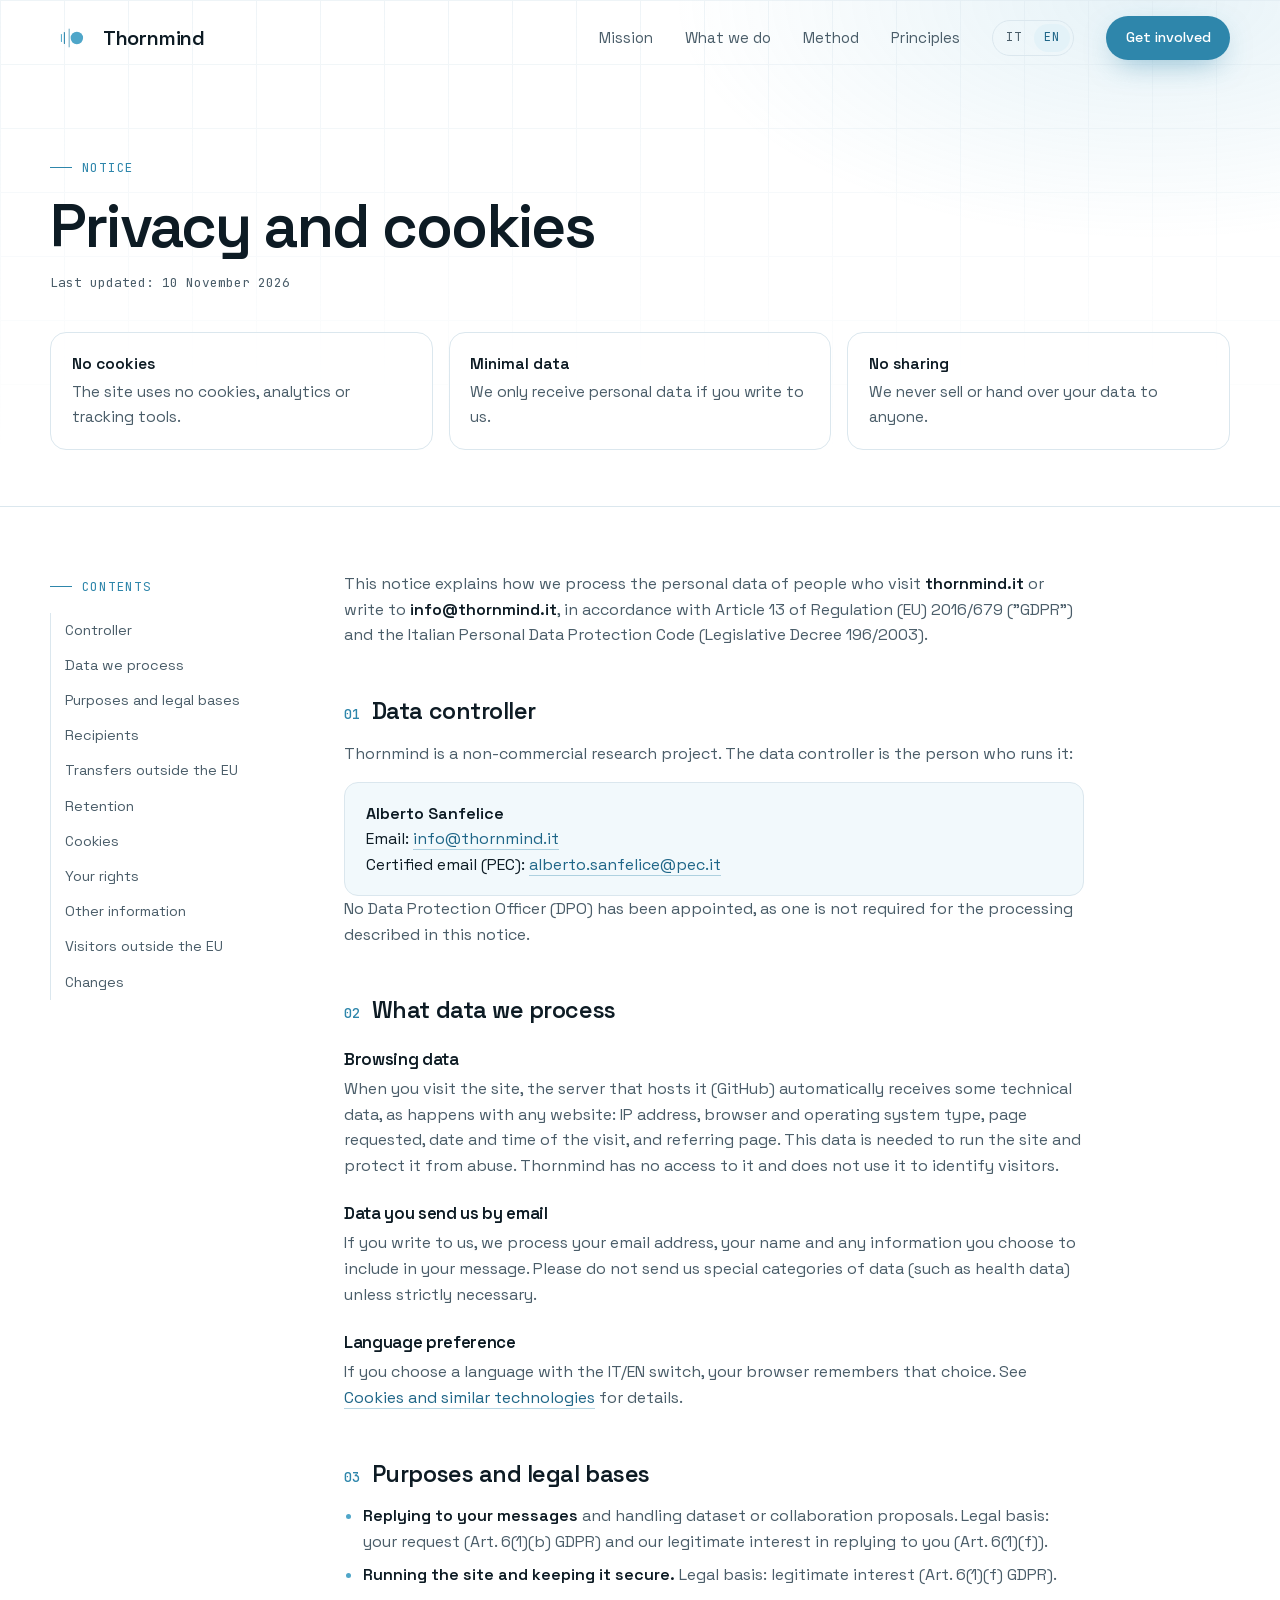
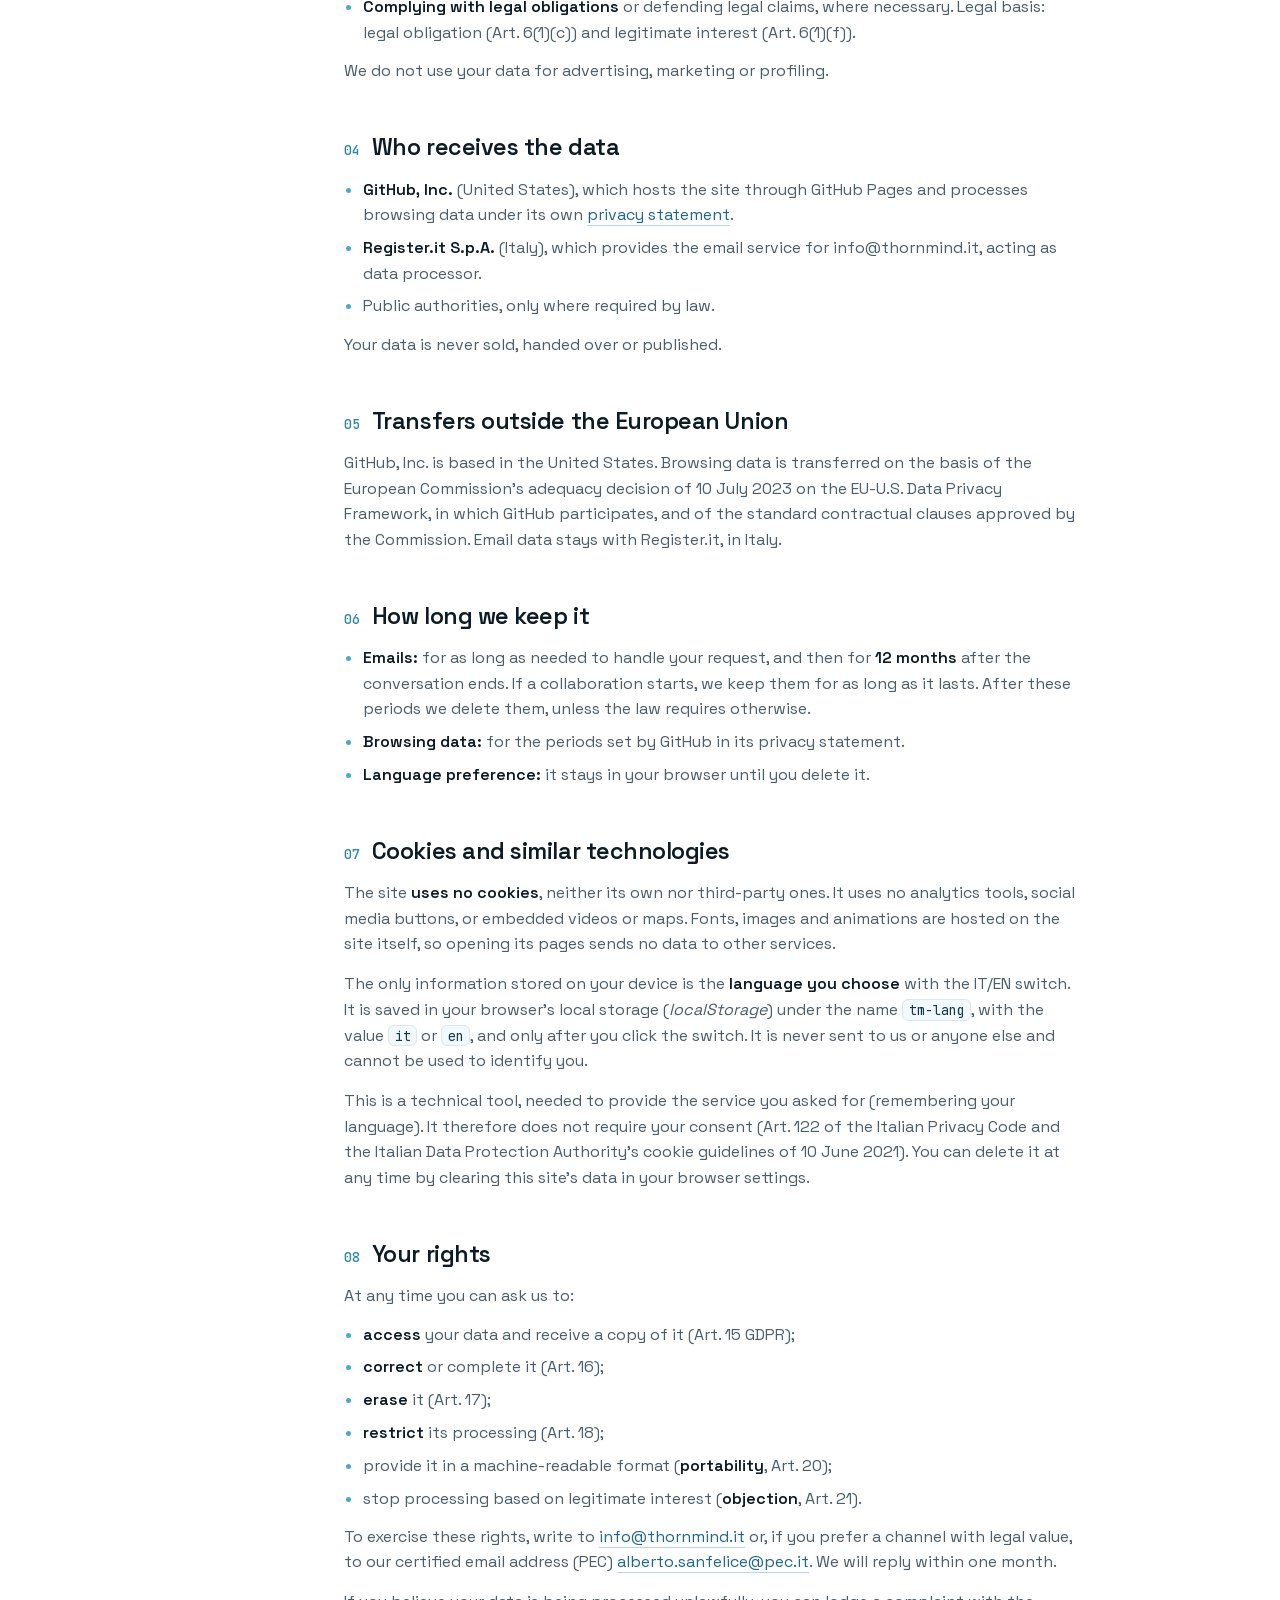
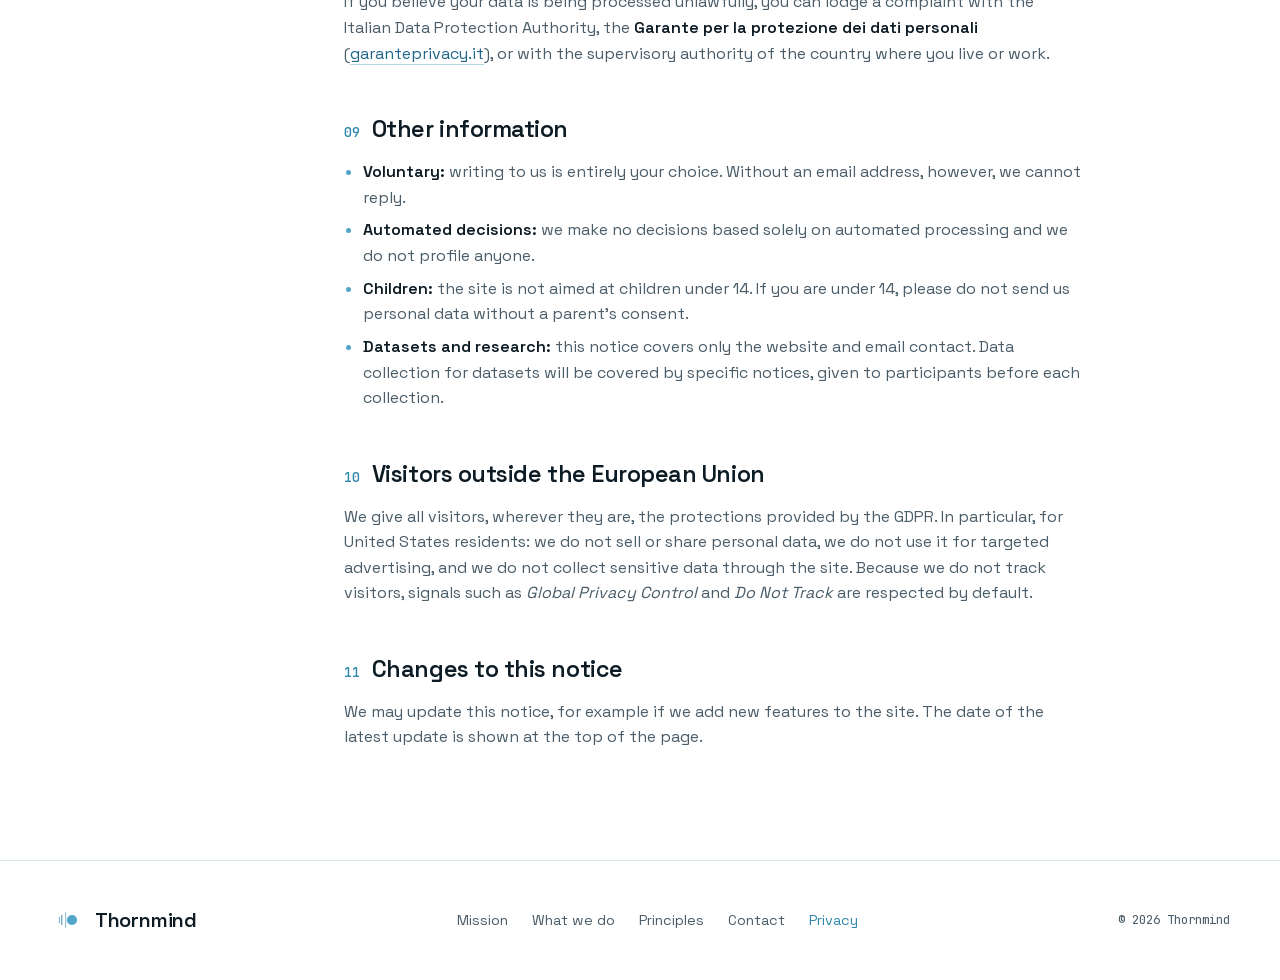
<file: privacy.html>
<!doctype html>
<html lang="it">
<head>
  <meta charset="utf-8">
  <meta name="viewport" content="width=device-width, initial-scale=1">
  <title>Privacy e cookie — Thornmind</title>
  <meta name="description" content="Informativa sul trattamento dei dati personali e sui cookie del sito thornmind.it.">
  <link rel="icon" type="image/svg+xml" href="logo-thornmind.svg">
  <link rel="preload" href="fonts/space-grotesk-latin.woff2" as="font" type="font/woff2" crossorigin>
  <link rel="canonical" href="https://thornmind.it/privacy.html">
  <meta name="theme-color" content="#2E86AB">
  <link rel="apple-touch-icon" href="logo-thornmind.png">
  <link rel="alternate" hreflang="it" href="https://thornmind.it/privacy.html">
  <link rel="alternate" hreflang="en" href="https://thornmind.it/en/privacy.html">
  <link rel="alternate" hreflang="x-default" href="https://thornmind.it/en/privacy.html">
  <script>
    // Lingua: italiano per chi ha il browser in italiano, inglese per tutti gli altri.
    // Una scelta fatta a mano con il selettore IT/EN ha sempre la precedenza.
    (function () {
      var p; try { p = localStorage.getItem('tm-lang'); } catch (e) {}
      var l = (navigator.languages && navigator.languages[0]) || navigator.language || '';
      // I motori di ricerca non vengono reindirizzati: devono poter leggere entrambe le lingue.
      if (/bot|crawl|spider|slurp|google-|mediapartners|lighthouse|facebookexternalhit|preview/i.test(navigator.userAgent)) return;
      if (p === 'en' || (!p && !/^it(-|$)/i.test(l))) location.replace('en/privacy.html' + location.hash);
    })();
  </script>
  <link rel="stylesheet" href="style.css?v=20261110">
</head>
<body>
  <!-- Logo Thornmind (da logo-thornmind.svg, senza sfondo) -->
  <svg width="0" height="0" style="position:absolute" aria-hidden="true">
    <symbol id="tm-logo" viewBox="0 0 240 240">
      <g transform="translate(-43.5,40)">
        <circle cx="190" cy="80" r="34" fill="#4FA6C9"/>
        <g fill="none" stroke-linecap="round" stroke-width="6">
          <line x1="148" y1="31.459" x2="148" y2="128.541" stroke="#2E86AB" stroke-width="4"/>
          <line x1="122.043" y1="50" x2="122.043" y2="110" stroke="#2E86AB"/>
          <line x1="106" y1="61.459" x2="106" y2="98.541" stroke="#59AECE"/>
        </g>
      </g>
    </symbol>
  </svg>

  <!-- ===== Header ===== -->
  <header class="site">
    <div class="wrap nav">
      <a href="index.html" class="brand" aria-label="Thornmind, torna alla pagina principale">
        <svg class="logo" viewBox="0 0 240 240" aria-hidden="true"><use href="#tm-logo"/></svg>
        Thornmind
      </a>
      <button class="menu-toggle" aria-label="Apri il menu" aria-expanded="false" aria-controls="menu">
        <span></span><span></span><span></span>
      </button>
      <nav class="nav-links" id="menu">
        <a href="index.html#missione">Missione</a>
        <a href="index.html#lavoro">Cosa facciamo</a>
        <a href="index.html#metodo">Metodo</a>
        <a href="index.html#principi">Principi</a>
        <div class="lang" role="group" aria-label="Lingua">
          <a href="privacy.html" aria-current="page" lang="it" data-lang="it">IT</a>
          <a href="en/privacy.html" lang="en" hreflang="en" data-lang="en">EN</a>
        </div>
        <a href="index.html#partecipa" class="btn btn-primary">Partecipa</a>
      </nav>
    </div>
  </header>

  <main>
    <div class="legal-hero">
      <div class="wrap">
        <span class="eyebrow">Informativa</span>
        <h1>Privacy e cookie</h1>
        <p class="updated">Ultimo aggiornamento: 10 novembre 2026</p>
        <div class="summary">
          <div><b>Nessun cookie</b>Il sito non usa cookie, statistiche né strumenti di tracciamento.</div>
          <div><b>Dati minimi</b>Riceviamo dati personali solo se sei tu a scriverci.</div>
          <div><b>Nessuna cessione</b>Non vendiamo né cediamo i tuoi dati a nessuno.</div>
        </div>
      </div>
    </div>

    <div class="wrap legal-grid">
      <nav class="toc" aria-label="Indice">
        <span class="eyebrow">Indice</span>
        <a href="#titolare">Titolare</a>
        <a href="#dati">Dati trattati</a>
        <a href="#finalita">Finalità e basi giuridiche</a>
        <a href="#destinatari">Destinatari</a>
        <a href="#trasferimenti">Trasferimenti extra UE</a>
        <a href="#conservazione">Conservazione</a>
        <a href="#cookie">Cookie</a>
        <a href="#diritti">I tuoi diritti</a>
        <a href="#altro">Altre informazioni</a>
        <a href="#extra-ue">Visitatori fuori dall'UE</a>
        <a href="#modifiche">Modifiche</a>
      </nav>

      <article class="legal-body">
        <p>
          Questa informativa spiega come vengono trattati i dati personali di chi visita il sito
          <strong>thornmind.it</strong> o scrive all'indirizzo <strong>info@thornmind.it</strong>, ai sensi
          dell'articolo 13 del Regolamento (UE) 2016/679 («GDPR») e del Codice in materia di protezione
          dei dati personali (D.lgs. 196/2003).
        </p>

        <h2 id="titolare"><span class="n">01</span> Titolare del trattamento</h2>
        <p>
          Thornmind è un progetto di ricerca senza finalità commerciali. Il titolare del trattamento è la
          persona che lo promuove:
        </p>
        <div class="card-note">
          <strong>Alberto Sanfelice</strong><br>
          Email: <a href="mailto:info@thornmind.it">info@thornmind.it</a><br>
          PEC: <a href="mailto:alberto.sanfelice@pec.it">alberto.sanfelice@pec.it</a>
        </div>
        <p>
          Non è stato nominato un responsabile della protezione dei dati (DPO), perché non è obbligatorio
          per i trattamenti descritti in questa informativa.
        </p>

        <h2 id="dati"><span class="n">02</span> Quali dati trattiamo</h2>
        <h3>Dati di navigazione</h3>
        <p>
          Quando visiti il sito, il server che lo ospita (GitHub) riceve automaticamente alcuni dati tecnici,
          come avviene per qualsiasi sito web: indirizzo IP, tipo di browser e di sistema operativo, pagina
          richiesta, data e ora della visita, pagina di provenienza. Questi dati servono a far funzionare il
          sito e a proteggerlo da abusi. Thornmind non vi ha accesso e non li usa per identificare i visitatori.
        </p>
        <h3>Dati che ci invii via email</h3>
        <p>
          Se ci scrivi, trattiamo il tuo indirizzo email, il tuo nome e le informazioni che decidi di
          includere nel messaggio. Ti chiediamo di non inviarci dati particolari (ad esempio dati sulla salute)
          se non sono strettamente necessari.
        </p>
        <h3>Preferenza di lingua</h3>
        <p>
          Se scegli la lingua con il selettore IT/EN, il tuo browser memorizza questa scelta. I dettagli sono
          nella sezione <a href="#cookie">Cookie e tecnologie simili</a>.
        </p>

        <h2 id="finalita"><span class="n">03</span> Finalità e basi giuridiche</h2>
        <ul>
          <li>
            <strong>Rispondere ai tuoi messaggi</strong> e gestire proposte di dataset o di collaborazione.
            Base giuridica: la tua richiesta (art. 6, par. 1, lett. b GDPR) e il nostro legittimo interesse a
            risponderti (lett. f).
          </li>
          <li>
            <strong>Far funzionare il sito e garantirne la sicurezza.</strong>
            Base giuridica: legittimo interesse (art. 6, par. 1, lett. f GDPR).
          </li>
          <li>
            <strong>Rispettare obblighi di legge</strong> o difendere un diritto in sede giudiziaria, se
            necessario. Base giuridica: obbligo legale (lett. c) e legittimo interesse (lett. f).
          </li>
        </ul>
        <p>Non usiamo i tuoi dati per pubblicità, marketing o profilazione.</p>

        <h2 id="destinatari"><span class="n">04</span> A chi vengono comunicati</h2>
        <ul>
          <li>
            <strong>GitHub, Inc.</strong> (Stati Uniti), che ospita il sito tramite il servizio GitHub Pages e
            tratta i dati di navigazione secondo la propria
            <a href="https://docs.github.com/site-policy/privacy-policies/github-general-privacy-statement" rel="noopener">informativa sulla privacy</a>.
          </li>
          <li>
            <strong>Register.it S.p.A.</strong> (Italia), che fornisce il servizio di posta elettronica per
            l'indirizzo info@thornmind.it, in qualità di responsabile del trattamento.
          </li>
          <li>Autorità pubbliche, solo se richiesto dalla legge.</li>
        </ul>
        <p>I dati non vengono venduti, ceduti o diffusi.</p>

        <h2 id="trasferimenti"><span class="n">05</span> Trasferimenti fuori dall'Unione europea</h2>
        <p>
          GitHub, Inc. ha sede negli Stati Uniti. Il trasferimento dei dati di navigazione avviene sulla base
          della decisione di adeguatezza della Commissione europea del 10 luglio 2023 relativa all'EU-U.S. Data
          Privacy Framework, a cui GitHub aderisce, e delle clausole contrattuali standard approvate dalla
          Commissione. I dati delle email restano presso Register.it, in Italia.
        </p>

        <h2 id="conservazione"><span class="n">06</span> Per quanto tempo li conserviamo</h2>
        <ul>
          <li>
            <strong>Email:</strong> per il tempo necessario a gestire la tua richiesta e poi per
            <strong>12 mesi</strong> dalla chiusura della conversazione. Se nasce una collaborazione, le
            conserviamo per la sua durata. Trascorsi questi periodi le cancelliamo, salvo obblighi di legge.
          </li>
          <li>
            <strong>Dati di navigazione:</strong> per i tempi stabiliti da GitHub nella propria informativa.
          </li>
          <li>
            <strong>Preferenza di lingua:</strong> resta nel tuo browser finché non la cancelli.
          </li>
        </ul>

        <h2 id="cookie"><span class="n">07</span> Cookie e tecnologie simili</h2>
        <p>
          Il sito <strong>non usa cookie</strong>, né propri né di terze parti. Non usa strumenti di statistica,
          pulsanti dei social network, video o mappe incorporati. Font, immagini e animazioni sono ospitati
          sul sito stesso, quindi aprire le pagine non comporta l'invio di dati ad altri servizi.
        </p>
        <p>
          L'unica informazione salvata sul tuo dispositivo è la <strong>lingua che scegli</strong> con il
          selettore IT/EN. Viene registrata nella memoria locale del browser (<em>localStorage</em>) con il nome
          <code>tm-lang</code> e il valore <code>it</code> oppure <code>en</code>, solo dopo che hai cliccato
          sul selettore. Non viene mai inviata a noi né ad altri e non permette di identificarti.
        </p>
        <p>
          Si tratta di uno strumento tecnico, necessario a fornirti il servizio che hai chiesto (ricordare la
          lingua). Per questo non richiede il tuo consenso (art. 122 del Codice privacy e Linee guida del
          Garante sui cookie del 10 giugno 2021). Puoi cancellarla in qualsiasi momento eliminando i dati
          del sito dalle impostazioni del browser.
        </p>

        <h2 id="diritti"><span class="n">08</span> I tuoi diritti</h2>
        <p>In qualsiasi momento puoi chiedere:</p>
        <ul>
          <li>di <strong>accedere</strong> ai tuoi dati e riceverne una copia (art. 15 GDPR);</li>
          <li>di <strong>correggerli</strong> o completarli (art. 16);</li>
          <li>di <strong>cancellarli</strong> (art. 17);</li>
          <li>di <strong>limitarne</strong> il trattamento (art. 18);</li>
          <li>di riceverli in un formato leggibile da un computer (<strong>portabilità</strong>, art. 20);</li>
          <li>di <strong>opporti</strong> al trattamento basato sul legittimo interesse (art. 21).</li>
        </ul>
        <p>
          Per esercitare questi diritti scrivi a <a href="mailto:info@thornmind.it">info@thornmind.it</a>
          oppure, se preferisci un recapito con valore legale, alla PEC
          <a href="mailto:alberto.sanfelice@pec.it">alberto.sanfelice@pec.it</a>. Ti risponderemo entro un mese.
        </p>
        <p>
          Se ritieni che il trattamento violi la normativa, puoi presentare un reclamo al
          <strong>Garante per la protezione dei dati personali</strong>
          (<a href="https://www.garanteprivacy.it" rel="noopener">garanteprivacy.it</a>) oppure all'autorità
          di controllo del Paese in cui vivi o lavori.
        </p>

        <h2 id="altro"><span class="n">09</span> Altre informazioni</h2>
        <ul>
          <li>
            <strong>Facoltatività:</strong> scriverci è una tua libera scelta. Senza un indirizzo email non
            possiamo però risponderti.
          </li>
          <li>
            <strong>Decisioni automatizzate:</strong> non prendiamo decisioni basate unicamente su trattamenti
            automatizzati e non facciamo profilazione.
          </li>
          <li>
            <strong>Minori:</strong> il sito non è rivolto ai minori di 14 anni. Se hai meno di 14 anni, non
            inviarci dati personali senza il consenso di un genitore.
          </li>
          <li>
            <strong>Dataset e ricerca:</strong> questa informativa riguarda solo il sito e i contatti via email.
            La raccolta di dati per i dataset sarà regolata da informative specifiche, fornite a chi partecipa
            prima di ogni raccolta.
          </li>
        </ul>

        <h2 id="extra-ue"><span class="n">10</span> Visitatori fuori dall'Unione europea</h2>
        <p>
          Applichiamo a tutti i visitatori, ovunque si trovino, le tutele previste dal GDPR. In particolare,
          per i residenti negli Stati Uniti: non vendiamo né condividiamo dati personali, non li usiamo per
          pubblicità mirata e non raccogliamo dati sensibili tramite il sito. Poiché non tracciamo i visitatori,
          i segnali come <em>Global Privacy Control</em> o <em>Do Not Track</em> sono rispettati di fatto.
        </p>

        <h2 id="modifiche"><span class="n">11</span> Modifiche a questa informativa</h2>
        <p>
          Possiamo aggiornare questa informativa, ad esempio se aggiungiamo nuove funzioni al sito. La data
          dell'ultimo aggiornamento è indicata in cima alla pagina.
        </p>
      </article>
    </div>
  </main>

  <footer>
    <div class="wrap foot">
      <a href="index.html" class="brand"><svg class="logo" viewBox="0 0 240 240" aria-hidden="true"><use href="#tm-logo"/></svg> Thornmind</a>
      <nav>
        <a href="index.html#missione">Missione</a>
        <a href="index.html#lavoro">Cosa facciamo</a>
        <a href="index.html#principi">Principi</a>
        <a href="index.html#contatti">Contatti</a>
        <a href="privacy.html" aria-current="page">Privacy</a>
      </nav>
      <small>© <span id="y"></span> Thornmind</small>
    </div>
  </footer>

  <script src="script.js?v=20261110"></script>
</body>
</html>
</file>
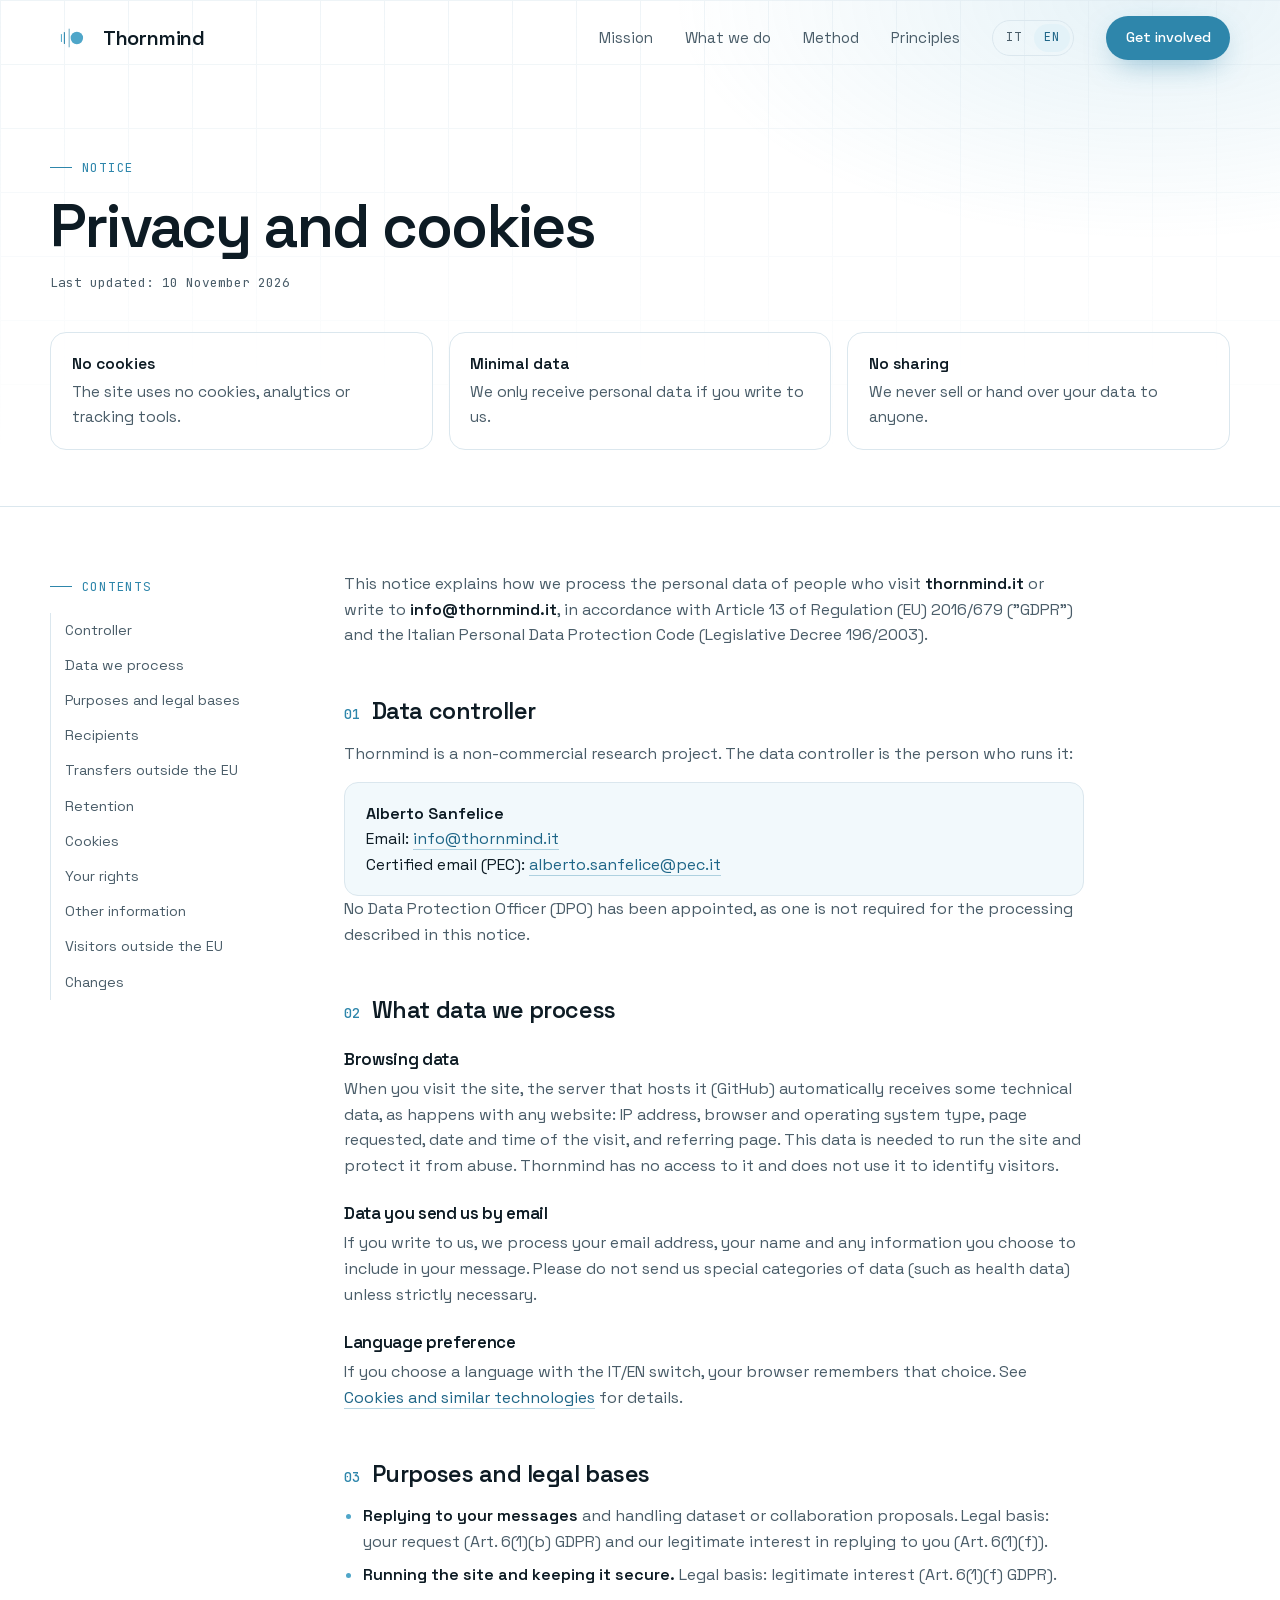
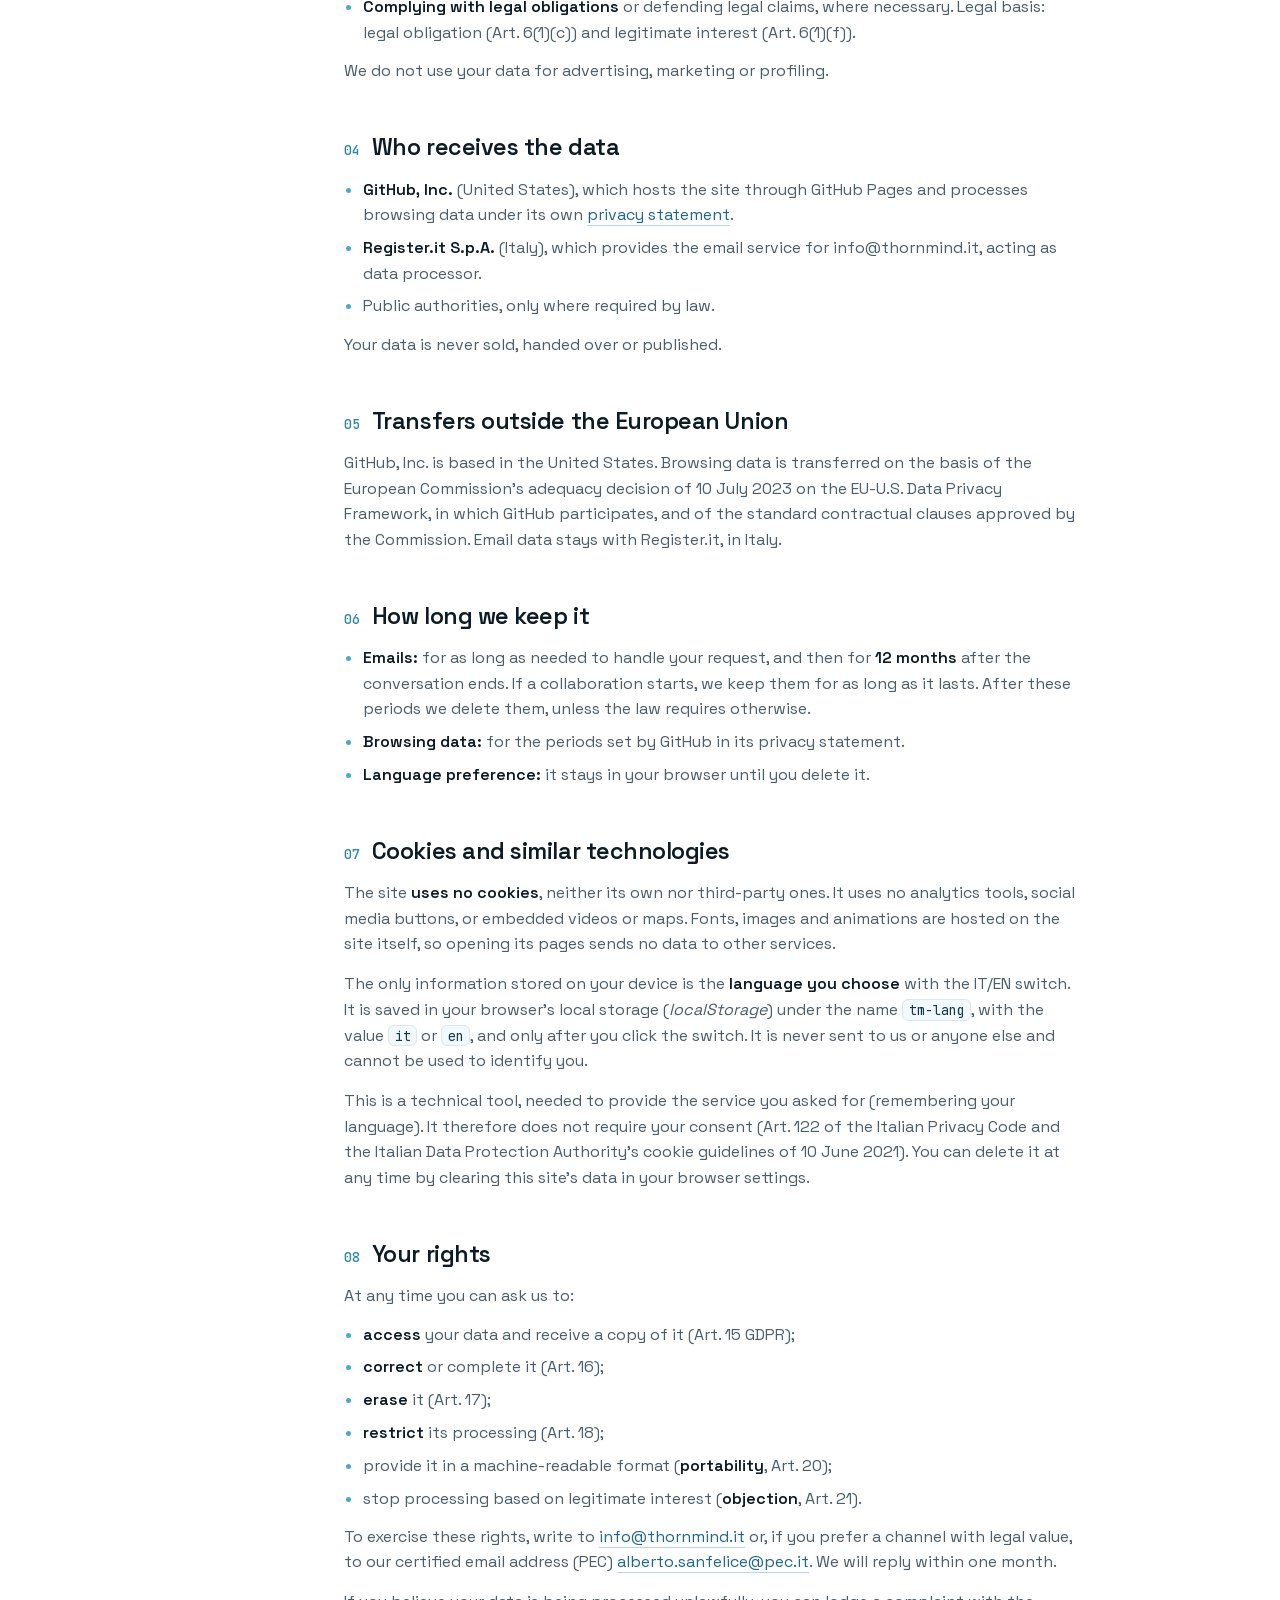
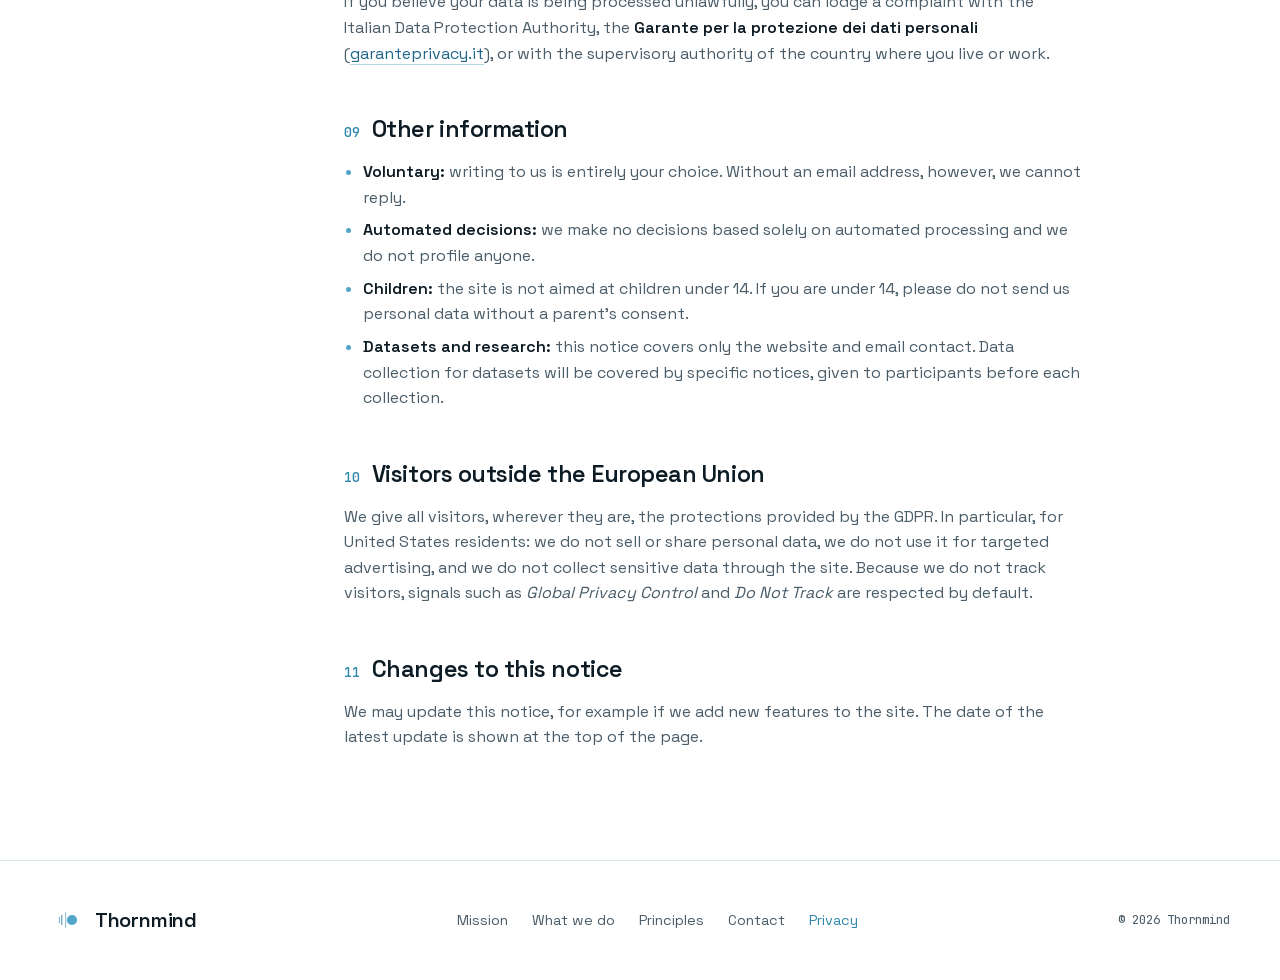
<file: en/privacy.html>
<!doctype html>
<html lang="en">
<head>
  <meta charset="utf-8">
  <meta name="viewport" content="width=device-width, initial-scale=1">
  <title>Privacy and cookies — Thornmind</title>
  <meta name="description" content="How the thornmind.it website handles personal data and cookies.">
  <link rel="icon" type="image/svg+xml" href="../logo-thornmind.svg">
  <link rel="preload" href="../fonts/space-grotesk-latin.woff2" as="font" type="font/woff2" crossorigin>
  <link rel="canonical" href="https://thornmind.it/en/privacy.html">
  <meta name="theme-color" content="#2E86AB">
  <link rel="apple-touch-icon" href="../logo-thornmind.png">
  <link rel="alternate" hreflang="it" href="https://thornmind.it/privacy.html">
  <link rel="alternate" hreflang="en" href="https://thornmind.it/en/privacy.html">
  <link rel="alternate" hreflang="x-default" href="https://thornmind.it/en/privacy.html">
  <script>
    // Language: if the visitor explicitly chose Italian with the IT/EN switch, go back to it.
    (function () {
      var p; try { p = localStorage.getItem('tm-lang'); } catch (e) {}
      if (/bot|crawl|spider|slurp|google-|mediapartners|lighthouse|facebookexternalhit|preview/i.test(navigator.userAgent)) return;
      if (p === 'it') location.replace('../privacy.html' + location.hash);
    })();
  </script>
  <link rel="stylesheet" href="../style.css?v=20261110">
</head>
<body>
  <!-- Thornmind logo (from logo-thornmind.svg, without background) -->
  <svg width="0" height="0" style="position:absolute" aria-hidden="true">
    <symbol id="tm-logo" viewBox="0 0 240 240">
      <g transform="translate(-43.5,40)">
        <circle cx="190" cy="80" r="34" fill="#4FA6C9"/>
        <g fill="none" stroke-linecap="round" stroke-width="6">
          <line x1="148" y1="31.459" x2="148" y2="128.541" stroke="#2E86AB" stroke-width="4"/>
          <line x1="122.043" y1="50" x2="122.043" y2="110" stroke="#2E86AB"/>
          <line x1="106" y1="61.459" x2="106" y2="98.541" stroke="#59AECE"/>
        </g>
      </g>
    </symbol>
  </svg>

  <!-- ===== Header ===== -->
  <header class="site">
    <div class="wrap nav">
      <a href="index.html" class="brand" aria-label="Thornmind, back to the home page">
        <svg class="logo" viewBox="0 0 240 240" aria-hidden="true"><use href="#tm-logo"/></svg>
        Thornmind
      </a>
      <button class="menu-toggle" aria-label="Open menu" aria-expanded="false" aria-controls="menu">
        <span></span><span></span><span></span>
      </button>
      <nav class="nav-links" id="menu">
        <a href="index.html#missione">Mission</a>
        <a href="index.html#lavoro">What we do</a>
        <a href="index.html#metodo">Method</a>
        <a href="index.html#principi">Principles</a>
        <div class="lang" role="group" aria-label="Language">
          <a href="../privacy.html" lang="it" hreflang="it" data-lang="it">IT</a>
          <a href="privacy.html" aria-current="page" lang="en" data-lang="en">EN</a>
        </div>
        <a href="index.html#partecipa" class="btn btn-primary">Get involved</a>
      </nav>
    </div>
  </header>

  <main>
    <div class="legal-hero">
      <div class="wrap">
        <span class="eyebrow">Notice</span>
        <h1>Privacy and cookies</h1>
        <p class="updated">Last updated: 10 November 2026</p>
        <div class="summary">
          <div><b>No cookies</b>The site uses no cookies, analytics or tracking tools.</div>
          <div><b>Minimal data</b>We only receive personal data if you write to us.</div>
          <div><b>No sharing</b>We never sell or hand over your data to anyone.</div>
        </div>
      </div>
    </div>

    <div class="wrap legal-grid">
      <nav class="toc" aria-label="Contents">
        <span class="eyebrow">Contents</span>
        <a href="#titolare">Controller</a>
        <a href="#dati">Data we process</a>
        <a href="#finalita">Purposes and legal bases</a>
        <a href="#destinatari">Recipients</a>
        <a href="#trasferimenti">Transfers outside the EU</a>
        <a href="#conservazione">Retention</a>
        <a href="#cookie">Cookies</a>
        <a href="#diritti">Your rights</a>
        <a href="#altro">Other information</a>
        <a href="#extra-ue">Visitors outside the EU</a>
        <a href="#modifiche">Changes</a>
      </nav>

      <article class="legal-body">
        <p>
          This notice explains how we process the personal data of people who visit
          <strong>thornmind.it</strong> or write to <strong>info@thornmind.it</strong>, in accordance with
          Article 13 of Regulation (EU) 2016/679 ("GDPR") and the Italian Personal Data Protection Code
          (Legislative Decree 196/2003).
        </p>

        <h2 id="titolare"><span class="n">01</span> Data controller</h2>
        <p>
          Thornmind is a non-commercial research project. The data controller is the person who runs it:
        </p>
        <div class="card-note">
          <strong>Alberto Sanfelice</strong><br>
          Email: <a href="mailto:info@thornmind.it">info@thornmind.it</a><br>
          Certified email (PEC): <a href="mailto:alberto.sanfelice@pec.it">alberto.sanfelice@pec.it</a>
        </div>
        <p>
          No Data Protection Officer (DPO) has been appointed, as one is not required for the processing
          described in this notice.
        </p>

        <h2 id="dati"><span class="n">02</span> What data we process</h2>
        <h3>Browsing data</h3>
        <p>
          When you visit the site, the server that hosts it (GitHub) automatically receives some technical
          data, as happens with any website: IP address, browser and operating system type, page requested,
          date and time of the visit, and referring page. This data is needed to run the site and protect it
          from abuse. Thornmind has no access to it and does not use it to identify visitors.
        </p>
        <h3>Data you send us by email</h3>
        <p>
          If you write to us, we process your email address, your name and any information you choose to
          include in your message. Please do not send us special categories of data (such as health data)
          unless strictly necessary.
        </p>
        <h3>Language preference</h3>
        <p>
          If you choose a language with the IT/EN switch, your browser remembers that choice. See
          <a href="#cookie">Cookies and similar technologies</a> for details.
        </p>

        <h2 id="finalita"><span class="n">03</span> Purposes and legal bases</h2>
        <ul>
          <li>
            <strong>Replying to your messages</strong> and handling dataset or collaboration proposals.
            Legal basis: your request (Art. 6(1)(b) GDPR) and our legitimate interest in replying to you
            (Art. 6(1)(f)).
          </li>
          <li>
            <strong>Running the site and keeping it secure.</strong>
            Legal basis: legitimate interest (Art. 6(1)(f) GDPR).
          </li>
          <li>
            <strong>Complying with legal obligations</strong> or defending legal claims, where necessary.
            Legal basis: legal obligation (Art. 6(1)(c)) and legitimate interest (Art. 6(1)(f)).
          </li>
        </ul>
        <p>We do not use your data for advertising, marketing or profiling.</p>

        <h2 id="destinatari"><span class="n">04</span> Who receives the data</h2>
        <ul>
          <li>
            <strong>GitHub, Inc.</strong> (United States), which hosts the site through GitHub Pages and
            processes browsing data under its own
            <a href="https://docs.github.com/site-policy/privacy-policies/github-general-privacy-statement" rel="noopener">privacy statement</a>.
          </li>
          <li>
            <strong>Register.it S.p.A.</strong> (Italy), which provides the email service for
            info@thornmind.it, acting as data processor.
          </li>
          <li>Public authorities, only where required by law.</li>
        </ul>
        <p>Your data is never sold, handed over or published.</p>

        <h2 id="trasferimenti"><span class="n">05</span> Transfers outside the European Union</h2>
        <p>
          GitHub, Inc. is based in the United States. Browsing data is transferred on the basis of the
          European Commission's adequacy decision of 10 July 2023 on the EU-U.S. Data Privacy Framework, in
          which GitHub participates, and of the standard contractual clauses approved by the Commission.
          Email data stays with Register.it, in Italy.
        </p>

        <h2 id="conservazione"><span class="n">06</span> How long we keep it</h2>
        <ul>
          <li>
            <strong>Emails:</strong> for as long as needed to handle your request, and then for
            <strong>12 months</strong> after the conversation ends. If a collaboration starts, we keep them
            for as long as it lasts. After these periods we delete them, unless the law requires otherwise.
          </li>
          <li>
            <strong>Browsing data:</strong> for the periods set by GitHub in its privacy statement.
          </li>
          <li>
            <strong>Language preference:</strong> it stays in your browser until you delete it.
          </li>
        </ul>

        <h2 id="cookie"><span class="n">07</span> Cookies and similar technologies</h2>
        <p>
          The site <strong>uses no cookies</strong>, neither its own nor third-party ones. It uses no
          analytics tools, social media buttons, or embedded videos or maps. Fonts, images and animations are
          hosted on the site itself, so opening its pages sends no data to other services.
        </p>
        <p>
          The only information stored on your device is the <strong>language you choose</strong> with the
          IT/EN switch. It is saved in your browser's local storage (<em>localStorage</em>) under the name
          <code>tm-lang</code>, with the value <code>it</code> or <code>en</code>, and only after you click
          the switch. It is never sent to us or anyone else and cannot be used to identify you.
        </p>
        <p>
          This is a technical tool, needed to provide the service you asked for (remembering your language).
          It therefore does not require your consent (Art. 122 of the Italian Privacy Code and the Italian
          Data Protection Authority's cookie guidelines of 10 June 2021). You can delete it at any time by
          clearing this site's data in your browser settings.
        </p>

        <h2 id="diritti"><span class="n">08</span> Your rights</h2>
        <p>At any time you can ask us to:</p>
        <ul>
          <li><strong>access</strong> your data and receive a copy of it (Art. 15 GDPR);</li>
          <li><strong>correct</strong> or complete it (Art. 16);</li>
          <li><strong>erase</strong> it (Art. 17);</li>
          <li><strong>restrict</strong> its processing (Art. 18);</li>
          <li>provide it in a machine-readable format (<strong>portability</strong>, Art. 20);</li>
          <li>stop processing based on legitimate interest (<strong>objection</strong>, Art. 21).</li>
        </ul>
        <p>
          To exercise these rights, write to <a href="mailto:info@thornmind.it">info@thornmind.it</a>
          or, if you prefer a channel with legal value, to our certified email address (PEC)
          <a href="mailto:alberto.sanfelice@pec.it">alberto.sanfelice@pec.it</a>. We will reply within one month.
        </p>
        <p>
          If you believe your data is being processed unlawfully, you can lodge a complaint with the Italian
          Data Protection Authority, the <strong>Garante per la protezione dei dati personali</strong>
          (<a href="https://www.garanteprivacy.it" rel="noopener">garanteprivacy.it</a>), or with the
          supervisory authority of the country where you live or work.
        </p>

        <h2 id="altro"><span class="n">09</span> Other information</h2>
        <ul>
          <li>
            <strong>Voluntary:</strong> writing to us is entirely your choice. Without an email address,
            however, we cannot reply.
          </li>
          <li>
            <strong>Automated decisions:</strong> we make no decisions based solely on automated processing
            and we do not profile anyone.
          </li>
          <li>
            <strong>Children:</strong> the site is not aimed at children under 14. If you are under 14, please
            do not send us personal data without a parent's consent.
          </li>
          <li>
            <strong>Datasets and research:</strong> this notice covers only the website and email contact.
            Data collection for datasets will be covered by specific notices, given to participants before
            each collection.
          </li>
        </ul>

        <h2 id="extra-ue"><span class="n">10</span> Visitors outside the European Union</h2>
        <p>
          We give all visitors, wherever they are, the protections provided by the GDPR. In particular, for
          United States residents: we do not sell or share personal data, we do not use it for targeted
          advertising, and we do not collect sensitive data through the site. Because we do not track
          visitors, signals such as <em>Global Privacy Control</em> and <em>Do Not Track</em> are respected
          by default.
        </p>

        <h2 id="modifiche"><span class="n">11</span> Changes to this notice</h2>
        <p>
          We may update this notice, for example if we add new features to the site. The date of the latest
          update is shown at the top of the page.
        </p>
      </article>
    </div>
  </main>

  <footer>
    <div class="wrap foot">
      <a href="index.html" class="brand"><svg class="logo" viewBox="0 0 240 240" aria-hidden="true"><use href="#tm-logo"/></svg> Thornmind</a>
      <nav>
        <a href="index.html#missione">Mission</a>
        <a href="index.html#lavoro">What we do</a>
        <a href="index.html#principi">Principles</a>
        <a href="index.html#contatti">Contact</a>
        <a href="privacy.html" aria-current="page">Privacy</a>
      </nav>
      <small>© <span id="y"></span> Thornmind</small>
    </div>
  </footer>

  <script src="../script.js?v=20261110"></script>
</body>
</html>
</file>
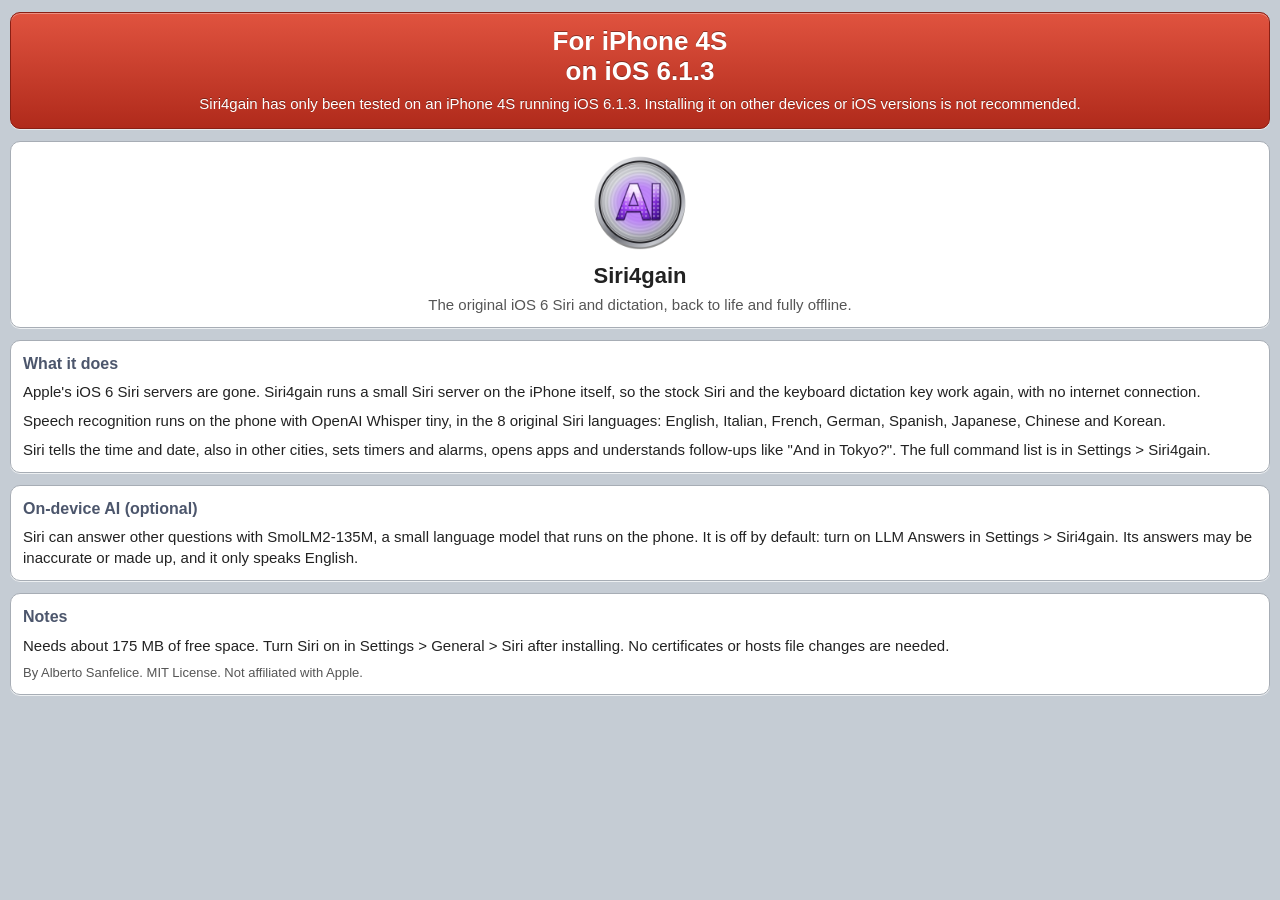
<file: repo/depictions/com.siri4gain.siri.html>
<!DOCTYPE html>
<html>
<head>
<meta charset="utf-8">
<meta name="viewport" content="width=device-width, initial-scale=1, maximum-scale=1">
<title>Siri4gain</title>
<!-- Cydia depiction. Shown by the iOS 6 UIWebView: keep CSS old-WebKit friendly (-webkit- prefixes, no flexbox gap). -->
<style>
  body { margin: 0; padding: 12px 10px 24px; background: #c5ccd4; font: 15px/1.4 "Helvetica Neue", Helvetica, sans-serif; color: #222; -webkit-text-size-adjust: none; }
  .warn { margin: 0 0 12px; padding: 14px 12px; border: 1px solid #8a1f14; border-radius: 10px; color: #fff; text-align: center;
          background: #c0392b; background-image: -webkit-linear-gradient(top, #e0533f, #b02a1b);
          box-shadow: 0 1px 0 rgba(255,255,255,.6), inset 0 1px 0 rgba(255,255,255,.35); text-shadow: 0 -1px 0 rgba(0,0,0,.35); }
  .warn h1 { margin: 0 0 6px; font-size: 26px; line-height: 1.15; font-weight: bold; }
  .warn p { margin: 0; font-size: 15px; }
  .card { margin: 0 0 12px; padding: 12px; background: #fff; border: 1px solid #a7adb5; border-radius: 10px; box-shadow: 0 1px 0 rgba(255,255,255,.7); }
  .head { text-align: center; }
  .head img { width: 96px; height: 96px; }
  .head h2 { margin: 6px 0 2px; font-size: 22px; }
  .head p { margin: 0; color: #555; }
  h3 { margin: 0 0 6px; font-size: 16px; color: #4c566c; text-shadow: 0 1px 0 #fff; }
  .card p { margin: 0 0 8px; }
  .card p:last-child { margin-bottom: 0; }
  .small { font-size: 13px; color: #555; }
</style>
</head>
<body>
  <div class="warn">
    <h1>For iPhone 4S<br>on iOS 6.1.3</h1>
    <p>Siri4gain has only been tested on an iPhone 4S running iOS 6.1.3. Installing it on other devices or iOS versions is not recommended.</p>
  </div>

  <div class="card head">
    <img src="logo.png" alt="">
    <h2>Siri4gain</h2>
    <p>The original iOS 6 Siri and dictation, back to life and fully offline.</p>
  </div>

  <div class="card">
    <h3>What it does</h3>
    <p>Apple's iOS 6 Siri servers are gone. Siri4gain runs a small Siri server on the iPhone itself, so the stock Siri and the keyboard dictation key work again, with no internet connection.</p>
    <p>Speech recognition runs on the phone with OpenAI Whisper tiny, in the 8 original Siri languages: English, Italian, French, German, Spanish, Japanese, Chinese and Korean.</p>
    <p>Siri tells the time and date, also in other cities, sets timers and alarms, opens apps and understands follow-ups like "And in Tokyo?". The full command list is in Settings &gt; Siri4gain.</p>
  </div>

  <div class="card">
    <h3>On-device AI (optional)</h3>
    <p>Siri can answer other questions with SmolLM2-135M, a small language model that runs on the phone. It is off by default: turn on LLM Answers in Settings &gt; Siri4gain. Its answers may be inaccurate or made up, and it only speaks English.</p>
  </div>

  <div class="card">
    <h3>Notes</h3>
    <p>Needs about 175 MB of free space. Turn Siri on in Settings &gt; General &gt; Siri after installing. No certificates or hosts file changes are needed.</p>
    <p class="small">By Alberto Sanfelice. MIT License. Not affiliated with Apple.</p>
  </div>
</body>
</html>
</file>
<file: style.css>
/* Font locali (licenza SIL Open Font License) — nessuna richiesta esterna */
@font-face {
  font-family: "Space Grotesk"; font-style: normal; font-weight: 300 700; font-display: swap;
  src: url("fonts/space-grotesk-latin.woff2") format("woff2");
  unicode-range: U+0000-00FF, U+0131, U+0152-0153, U+02BB-02BC, U+02C6, U+02DA, U+02DC, U+0304, U+0308, U+0329, U+2000-206F, U+20AC, U+2122, U+2191, U+2193, U+2212, U+2215, U+FEFF, U+FFFD;
}
@font-face {
  font-family: "Space Grotesk"; font-style: normal; font-weight: 300 700; font-display: swap;
  src: url("fonts/space-grotesk-latin-ext.woff2") format("woff2");
  unicode-range: U+0100-02BA, U+02BD-02C5, U+02C7-02CC, U+02CE-02D7, U+02DD-02FF, U+0304, U+0308, U+0329, U+1D00-1DBF, U+1E00-1E9F, U+1EF2-1EFF, U+2020, U+20A0-20AB, U+20AD-20C4, U+2113, U+2C60-2C7F, U+A720-A7FF;
}
@font-face {
  font-family: "JetBrains Mono"; font-style: normal; font-weight: 400 500; font-display: swap;
  src: url("fonts/jetbrains-mono-latin.woff2") format("woff2");
  unicode-range: U+0000-00FF, U+0131, U+0152-0153, U+02BB-02BC, U+02C6, U+02DA, U+02DC, U+0304, U+0308, U+0329, U+2000-206F, U+20AC, U+2122, U+2191, U+2193, U+2212, U+2215, U+FEFF, U+FFFD;
}
@font-face {
  font-family: "JetBrains Mono"; font-style: normal; font-weight: 400 500; font-display: swap;
  src: url("fonts/jetbrains-mono-latin-ext.woff2") format("woff2");
  unicode-range: U+0100-02BA, U+02BD-02C5, U+02C7-02CC, U+02CE-02D7, U+02DD-02FF, U+0304, U+0308, U+0329, U+1D00-1DBF, U+1E00-1E9F, U+1EF2-1EFF, U+2020, U+20A0-20AB, U+20AD-20C4, U+2113, U+2C60-2C7F, U+A720-A7FF;
}

:root {
  --blue-900: #12384a;
  --blue-700: #1f6688;
  --blue-600: #2E86AB;
  --blue-500: #4FA6C9;
  --blue-400: #59AECE;
  --blue-100: #e3f2f8;
  --blue-50:  #f2f9fc;
  --ink: #0d1b24;
  --ink-soft: #4a5d69;
  --line: #dbe7ee;
  --bg: #ffffff;
  --radius: 18px;
  --max: 1180px;
  --mono: "JetBrains Mono", ui-monospace, SFMono-Regular, Menlo, monospace;
  --sans: "Space Grotesk", system-ui, -apple-system, "Segoe UI", sans-serif;
}

* { box-sizing: border-box; margin: 0; padding: 0; }
html { scroll-behavior: smooth; }
body {
  font-family: var(--sans);
  color: var(--ink);
  background: var(--bg);
  line-height: 1.6;
  -webkit-font-smoothing: antialiased;
  overflow-x: hidden;
}
img { display: block; max-width: 100%; }
a { color: inherit; text-decoration: none; }

.wrap { width: min(var(--max), 100% - 40px); margin-inline: auto; }

.eyebrow {
  font-family: var(--mono);
  font-size: .78rem;
  letter-spacing: .14em;
  text-transform: uppercase;
  color: var(--blue-600);
  display: inline-flex;
  align-items: center;
  gap: .6rem;
}
.eyebrow::before {
  content: "";
  width: 22px; height: 1px;
  background: currentColor;
}

h1, h2, h3 { font-weight: 600; letter-spacing: -.02em; line-height: 1.1; }
h2 { font-size: clamp(2rem, 4.2vw, 3.1rem); margin: 1rem 0 1.2rem; }
h3 { font-size: 1.3rem; }
.lead { font-size: 1.15rem; color: var(--ink-soft); max-width: 60ch; }

.btn {
  display: inline-flex; align-items: center; gap: .6rem;
  padding: .9rem 1.5rem;
  border-radius: 999px;
  font-weight: 500;
  font-size: .98rem;
  transition: transform .25s ease, box-shadow .25s ease, background .25s ease, color .25s ease;
  border: 1px solid transparent;
  white-space: nowrap;
}
.btn-primary {
  background: var(--blue-600);
  color: #fff;
  box-shadow: 0 10px 30px -10px rgba(46,134,171,.6);
}
.btn-primary:hover { transform: translateY(-2px); background: var(--blue-700); box-shadow: 0 16px 36px -12px rgba(46,134,171,.7); }
.btn-ghost { border-color: var(--line); background: rgba(255,255,255,.7); backdrop-filter: blur(6px); }
.btn-ghost:hover { border-color: var(--blue-400); color: var(--blue-700); transform: translateY(-2px); }
.btn svg { width: 16px; height: 16px; }

/* ---------- Header ---------- */
header.site {
  position: fixed; inset: 0 0 auto 0; z-index: 50;
  transition: background .3s ease, box-shadow .3s ease, border-color .3s ease;
  border-bottom: 1px solid transparent;
}
header.site.scrolled {
  background: rgba(255,255,255,.82);
  backdrop-filter: saturate(160%) blur(14px);
  -webkit-backdrop-filter: saturate(160%) blur(14px);
  border-color: var(--line);
}
.nav { display: flex; align-items: center; justify-content: space-between; height: 76px; }
.brand { display: flex; align-items: center; gap: .55rem; font-weight: 600; font-size: 1.25rem; letter-spacing: -.01em; }
.brand .logo { width: 44px; height: 44px; flex: none; }
.nav-links { display: flex; gap: 2rem; align-items: center; font-size: .95rem; color: var(--ink-soft); }
.nav-links a:not(.btn) { position: relative; transition: color .2s; }
.nav-links a:not(.btn)::after {
  content: ""; position: absolute; left: 0; bottom: -6px; height: 1px; width: 100%;
  background: var(--blue-500); transform: scaleX(0); transform-origin: left; transition: transform .3s ease;
}
.nav-links a:not(.btn):hover { color: var(--ink); }
.nav-links a:not(.btn):hover::after { transform: scaleX(1); }
.nav-links .btn { padding: .6rem 1.15rem; font-size: .9rem; }
.menu-toggle { display: none; background: none; border: 0; width: 44px; height: 44px; cursor: pointer; }
.menu-toggle span { display: block; width: 22px; height: 2px; background: var(--ink); margin: 5px auto; border-radius: 2px; transition: transform .3s, opacity .3s; }

/* ---------- Hero ---------- */
.hero {
  position: relative;
  min-height: 100vh;
  display: flex; align-items: center;
  padding: 120px 0 80px;
  overflow: hidden;
  background:
    radial-gradient(1000px 600px at 85% 20%, rgba(79,166,201,.16), transparent 60%),
    radial-gradient(800px 500px at 0% 100%, rgba(46,134,171,.10), transparent 60%),
    var(--bg);
}
.hero::before {
  content: "";
  position: absolute; inset: 0;
  background-image:
    linear-gradient(var(--line) 1px, transparent 1px),
    linear-gradient(90deg, var(--line) 1px, transparent 1px);
  background-size: 64px 64px;
  mask-image: radial-gradient(ellipse 70% 60% at 50% 40%, #000 30%, transparent 75%);
  -webkit-mask-image: radial-gradient(ellipse 70% 60% at 50% 40%, #000 30%, transparent 75%);
  opacity: .55;
  pointer-events: none;
}
#net { position: absolute; inset: 0; width: 100%; height: 100%; pointer-events: none; }
.hero-grid {
  position: relative;
  display: grid;
  grid-template-columns: 1.15fr .85fr;
  gap: 3rem;
  align-items: center;
}
.hero h1 {
  font-size: clamp(2.7rem, 6.4vw, 5.2rem);
  font-weight: 600;
  letter-spacing: -.035em;
  margin: 1.3rem 0 1.4rem;
}
.hero h1 .grad {
  background: linear-gradient(100deg, var(--blue-600) 0%, var(--blue-400) 55%, var(--blue-600) 100%);
  background-size: 200% auto;
  -webkit-background-clip: text; background-clip: text;
  color: transparent;
  animation: shine 8s linear infinite;
}
@keyframes shine { to { background-position: 200% center; } }
.hero .lead { font-size: 1.22rem; }
.hero-actions { display: flex; gap: .9rem; flex-wrap: wrap; margin-top: 2.2rem; }
.hero-meta {
  display: flex; gap: 2rem; flex-wrap: wrap;
  margin-top: 3.2rem; padding-top: 1.6rem;
  border-top: 1px solid var(--line);
  font-family: var(--mono); font-size: .8rem; color: var(--ink-soft);
}
.hero-meta b { display: block; font-family: var(--sans); font-size: 1rem; color: var(--ink); font-weight: 500; margin-bottom: .15rem; }

/* Hero mark (logo geometry, animated) */
.mark-stage { position: relative; aspect-ratio: 1; width: 100%; max-width: 460px; justify-self: end; }
.mark-stage .ring {
  position: absolute; inset: 0; border-radius: 50%;
  border: 1px solid var(--line);
}
.mark-stage .ring.r2 { inset: 12%; border-style: dashed; border-color: rgba(79,166,201,.35); animation: spin 60s linear infinite; }
.mark-stage .ring.r3 { inset: 26%; border-color: rgba(46,134,171,.18); }
.mark-stage .orbit {
  position: absolute; inset: 0; animation: spin 18s linear infinite;
}
.mark-stage .orbit i {
  position: absolute; top: -5px; left: 50%; width: 10px; height: 10px; margin-left: -5px;
  border-radius: 50%; background: var(--blue-500);
  box-shadow: 0 0 0 6px rgba(79,166,201,.15), 0 0 24px rgba(79,166,201,.8);
}
.mark-stage .orbit.o2 { inset: 12%; animation-duration: 26s; animation-direction: reverse; }
.mark-stage .orbit.o2 i { width: 7px; height: 7px; margin-left: -3.5px; top: -3.5px; background: var(--blue-600); box-shadow: 0 0 16px rgba(46,134,171,.7); }
@keyframes spin { to { transform: rotate(360deg); } }
.mark-stage svg.mark { position: absolute; inset: 22%; width: 56%; height: 56%; overflow: visible; }
.mark .sun { filter: drop-shadow(0 12px 30px rgba(79,166,201,.55)); animation: breathe 5s ease-in-out infinite; transform-origin: 190px 80px; }
.mark .bar { animation: pulse 2.6s ease-in-out infinite; transform-box: fill-box; transform-origin: center; }
.mark .bar.b2 { animation-delay: .25s; }
.mark .bar.b3 { animation-delay: .5s; }
@keyframes breathe { 50% { transform: scale(1.05); } }
@keyframes pulse { 0%,100% { transform: scaleY(1); } 50% { transform: scaleY(.72); } }

/* ---------- Sections ---------- */
section { position: relative; padding: 120px 0; }
/* Ancore: il contenuto si ferma sotto la barra fissa, come le altre sezioni */
#principi, #partecipa, #contatti { scroll-margin-top: 116px; }
.section-head { max-width: 760px; margin-bottom: 4rem; }

/* About */
.about-grid { display: grid; grid-template-columns: 1fr 1fr; gap: 5rem; align-items: start; }
.about-grid .lead + .lead { margin-top: 1.2rem; }
.pillars { display: grid; gap: 1rem; }
.pillar {
  display: grid; grid-template-columns: 56px 1fr; gap: 1.2rem; align-items: start;
  padding: 1.5rem; border: 1px solid var(--line); border-radius: var(--radius);
  background: #fff;
  transition: border-color .3s, transform .3s, box-shadow .3s;
}
.pillar:hover { border-color: var(--blue-400); transform: translateX(6px); box-shadow: 0 18px 40px -24px rgba(46,134,171,.45); }
.pillar .num { font-family: var(--mono); font-size: .8rem; color: var(--blue-600); padding-top: .25rem; }
.pillar h3 { font-size: 1.12rem; margin-bottom: .35rem; }
.pillar p { color: var(--ink-soft); font-size: .97rem; }

/* Work cards */
#lavoro { background: var(--blue-50); }
#lavoro::before {
  content: ""; position: absolute; inset: 0;
  background-image: radial-gradient(rgba(46,134,171,.18) 1px, transparent 1px);
  background-size: 22px 22px;
  mask-image: linear-gradient(180deg, transparent, #000 30%, #000 70%, transparent);
  -webkit-mask-image: linear-gradient(180deg, transparent, #000 30%, #000 70%, transparent);
  pointer-events: none;
}
.cards { position: relative; display: grid; grid-template-columns: repeat(3, 1fr); gap: 1.4rem; }
.card {
  position: relative; overflow: hidden;
  background: rgba(255,255,255,.9);
  border: 1px solid var(--line);
  border-radius: 22px;
  padding: 2.2rem 2rem 2rem;
  transition: transform .35s ease, box-shadow .35s ease, border-color .35s;
}
.card::after {
  content: ""; position: absolute; inset: auto -40% -60% auto; width: 260px; height: 260px; border-radius: 50%;
  background: radial-gradient(circle, rgba(79,166,201,.22), transparent 70%);
  opacity: 0; transition: opacity .4s;
}
.card:hover { transform: translateY(-6px); border-color: rgba(79,166,201,.6); box-shadow: 0 30px 60px -30px rgba(18,56,74,.35); }
.card:hover::after { opacity: 1; }
.icon {
  width: 54px; height: 54px; border-radius: 14px;
  display: grid; place-items: center;
  background: linear-gradient(135deg, var(--blue-100), #fff);
  border: 1px solid var(--line);
  margin-bottom: 1.6rem;
  color: var(--blue-600);
}
.icon svg { width: 26px; height: 26px; }
.card h3 { margin-bottom: .7rem; }
.card p { color: var(--ink-soft); }
.card ul { list-style: none; margin-top: 1.4rem; display: grid; gap: .55rem; }
.card li {
  font-family: var(--mono); font-size: .8rem; color: var(--blue-900);
  display: flex; align-items: center; gap: .6rem;
}
.card li::before { content: ""; width: 6px; height: 6px; border-radius: 50%; background: var(--blue-500); flex: none; }

/* Pipeline */
.pipeline { position: relative; display: grid; grid-template-columns: repeat(4, 1fr); gap: 1.4rem; counter-reset: step; }
.pipeline::before {
  content: ""; position: absolute; top: 27px; left: 28px; right: 28px; height: 2px;
  background: linear-gradient(90deg, var(--blue-600), var(--blue-400), var(--blue-600));
  opacity: .25;
}
.pipeline .flow {
  position: absolute; top: 26px; left: 28px; height: 4px; width: 80px; border-radius: 4px;
  background: linear-gradient(90deg, transparent, var(--blue-500), transparent);
  animation: flow 4s ease-in-out infinite;
}
@keyframes flow { 0% { left: 28px; opacity: 0; } 10% { opacity: 1; } 90% { opacity: 1; } 100% { left: calc(100% - 108px); opacity: 0; } }
.step { position: relative; }
.step .dot {
  width: 56px; height: 56px; border-radius: 50%;
  display: grid; place-items: center;
  background: #fff; border: 1px solid var(--line);
  font-family: var(--mono); font-size: .85rem; color: var(--blue-600);
  margin-bottom: 1.6rem; position: relative; z-index: 1;
  box-shadow: 0 0 0 8px #fff;
  transition: background .3s, color .3s, border-color .3s;
}
.step:hover .dot { background: var(--blue-600); color: #fff; border-color: var(--blue-600); }
.step h3 { font-size: 1.15rem; margin-bottom: .5rem; }
.step p { color: var(--ink-soft); font-size: .97rem; }

/* Principles band */
.band {
  background: linear-gradient(135deg, var(--blue-900), #0f2c3b 60%, #163f55);
  color: #fff; border-radius: 32px;
  padding: clamp(2.5rem, 6vw, 5rem);
  position: relative; overflow: hidden;
}
.band::before {
  content: ""; position: absolute; right: -120px; top: -120px; width: 420px; height: 420px; border-radius: 50%;
  background: radial-gradient(circle, rgba(79,166,201,.55), transparent 65%);
}
.band::after {
  content: ""; position: absolute; inset: 0;
  background-image:
    linear-gradient(rgba(255,255,255,.05) 1px, transparent 1px),
    linear-gradient(90deg, rgba(255,255,255,.05) 1px, transparent 1px);
  background-size: 48px 48px;
  pointer-events: none;
}
.band > * { position: relative; z-index: 1; }
.band .eyebrow { color: var(--blue-400); }
.band h2 { max-width: 18ch; }
.band .lead { color: rgba(255,255,255,.72); }
.principles { display: grid; grid-template-columns: repeat(4, 1fr); gap: 1.2rem; margin-top: 3.2rem; }
.principle {
  padding: 1.5rem; border-radius: 16px;
  background: rgba(255,255,255,.05);
  border: 1px solid rgba(255,255,255,.1);
  backdrop-filter: blur(4px);
  transition: background .3s, border-color .3s;
}
.principle:hover { background: rgba(255,255,255,.09); border-color: rgba(89,174,206,.6); }
.principle .k { font-family: var(--mono); font-size: .75rem; letter-spacing: .1em; color: var(--blue-400); text-transform: uppercase; }
.principle h3 { font-size: 1.1rem; margin: .6rem 0 .45rem; color: #fff; }
.principle p { font-size: .93rem; color: rgba(255,255,255,.65); }

/* Join / CTA */
.join-grid { display: grid; grid-template-columns: 1fr 1fr; gap: 1.4rem; }
.join {
  border: 1px solid var(--line); border-radius: 24px; padding: 2.4rem;
  display: flex; flex-direction: column; gap: 1rem;
  background: #fff;
  transition: border-color .3s, box-shadow .3s;
}
.join:hover { border-color: var(--blue-400); box-shadow: 0 30px 60px -36px rgba(46,134,171,.5); }
.join p { color: var(--ink-soft); flex: 1; }
.join .btn { align-self: flex-start; margin-top: .6rem; }
.join.accent { background: linear-gradient(160deg, var(--blue-50), #fff 70%); }

.contact {
  margin-top: 4rem; text-align: center;
  padding: 4rem 1.5rem; border-radius: 28px;
  border: 1px dashed rgba(46,134,171,.4);
  background: radial-gradient(600px 240px at 50% 0%, rgba(79,166,201,.14), transparent 70%);
}
.contact h2 { margin-top: .8rem; }
.contact .lead { margin: 0 auto 2rem; }
.contact .mail {
  font-family: var(--mono); font-size: clamp(1rem, 2.4vw, 1.3rem); color: var(--blue-700);
  border-bottom: 1px solid currentColor; padding-bottom: 2px;
}
.contact .mail:hover { color: var(--blue-500); }

/* Footer */
footer { border-top: 1px solid var(--line); padding: 2.6rem 0; }
.foot { display: flex; align-items: center; justify-content: space-between; gap: 1.5rem; flex-wrap: wrap; }
.foot .brand .logo { width: 36px; height: 36px; }
.foot small { font-family: var(--mono); font-size: .78rem; color: var(--ink-soft); }
.foot nav { display: flex; gap: 1.5rem; font-size: .9rem; color: var(--ink-soft); }
.foot nav a:hover { color: var(--blue-600); }

/* Reveal */
.reveal { opacity: 0; transform: translateY(28px); transition: opacity .9s cubic-bezier(.2,.7,.2,1), transform .9s cubic-bezier(.2,.7,.2,1); }
.reveal.in { opacity: 1; transform: none; }
.reveal.d1 { transition-delay: .1s; } .reveal.d2 { transition-delay: .2s; } .reveal.d3 { transition-delay: .3s; }

/* ---------- Responsive ---------- */
@media (max-width: 980px) {
  .hero-grid, .about-grid { grid-template-columns: 1fr; gap: 3rem; }
  .mark-stage { justify-self: center; max-width: 340px; order: -1; }
  .cards { grid-template-columns: 1fr; }
  .pipeline { grid-template-columns: 1fr 1fr; row-gap: 2.6rem; }
  .pipeline::before, .pipeline .flow { display: none; }
  .principles { grid-template-columns: 1fr 1fr; }
  .join-grid { grid-template-columns: 1fr; }
}
@media (max-width: 760px) {
  .menu-toggle { display: block; }
  .nav-links {
    position: fixed; inset: 76px 0 auto 0;
    flex-direction: column; align-items: stretch; gap: 0;
    background: rgba(255,255,255,.97); backdrop-filter: blur(14px);
    border-bottom: 1px solid var(--line);
    padding: .5rem 20px 1.4rem;
    transform: translateY(-12px); opacity: 0; pointer-events: none;
    transition: opacity .25s, transform .25s;
  }
  .nav-links a:not(.btn) { padding: .95rem 0; border-bottom: 1px solid var(--line); }
  .nav-links a:not(.btn)::after { display: none; }
  .nav-links .btn { margin-top: 1rem; justify-content: center; }
  header.site.open .nav-links { opacity: 1; transform: none; pointer-events: auto; }
  header.site.open { background: #fff; border-color: var(--line); }
  header.site.open .menu-toggle span:nth-child(1) { transform: translateY(7px) rotate(45deg); }
  header.site.open .menu-toggle span:nth-child(2) { opacity: 0; }
  header.site.open .menu-toggle span:nth-child(3) { transform: translateY(-7px) rotate(-45deg); }
  section { padding: 84px 0; scroll-margin-top: 32px; }
  #principi, #partecipa, #contatti { scroll-margin-top: 100px; }
  .section-head { margin-bottom: 2.6rem; }
  .pipeline, .principles { grid-template-columns: 1fr; }
  .hero { padding-top: 104px; }
  .hero-meta { gap: 1.2rem 2rem; }
  .mark-stage { max-width: 260px; }
  .join { padding: 1.8rem; }
}

@media (prefers-reduced-motion: reduce) {
  *, *::before, *::after { animation: none !important; transition: none !important; }
  .reveal { opacity: 1; transform: none; }
  html { scroll-behavior: auto; }
}

/* ---------- Selettore lingua ---------- */
.lang {
  display: inline-flex; padding: 3px; gap: 2px;
  border: 1px solid var(--line); border-radius: 999px;
  font-family: var(--mono); font-size: .75rem; letter-spacing: .06em;
}
.nav-links .lang a { padding: .3rem .65rem; border-radius: 999px; color: var(--ink-soft); transition: background .2s, color .2s; }
.nav-links .lang a::after { display: none; }
.nav-links .lang a:hover { color: var(--blue-700); }
.nav-links .lang a[aria-current="page"] { background: var(--blue-100); color: var(--blue-700); }
@media (max-width: 760px) {
  .lang { align-self: flex-start; margin-top: 1rem; }
  .nav-links .lang a { padding: .45rem .9rem; border-bottom: 0; }
}

/* ---------- Pagine legali (privacy) ---------- */
.legal-hero {
  position: relative; overflow: hidden;
  padding: 150px 0 56px;
  border-bottom: 1px solid var(--line);
  background:
    radial-gradient(800px 400px at 90% 0%, rgba(79,166,201,.14), transparent 60%),
    var(--bg);
}
.legal-hero::before {
  content: ""; position: absolute; inset: 0;
  background-image:
    linear-gradient(var(--line) 1px, transparent 1px),
    linear-gradient(90deg, var(--line) 1px, transparent 1px);
  background-size: 64px 64px;
  mask-image: linear-gradient(180deg, #000, transparent 90%);
  -webkit-mask-image: linear-gradient(180deg, #000, transparent 90%);
  opacity: .45; pointer-events: none;
}
.legal-hero .wrap { position: relative; }
.legal-hero h1 { font-size: clamp(2.4rem, 5vw, 3.8rem); letter-spacing: -.03em; margin: 1rem 0 .8rem; }
.legal-hero .updated { font-family: var(--mono); font-size: .8rem; color: var(--ink-soft); }

.summary {
  display: grid; grid-template-columns: repeat(3, 1fr); gap: 1rem;
  margin-top: 2.4rem;
}
.summary div {
  padding: 1.2rem 1.3rem; border-radius: 16px;
  background: rgba(255,255,255,.85); border: 1px solid var(--line);
  font-size: .97rem; color: var(--ink-soft);
}
.summary b { display: block; color: var(--ink); font-weight: 600; margin-bottom: .2rem; }

.legal-grid { display: grid; grid-template-columns: 230px 1fr; gap: 4rem; padding: 64px 0 110px; }
.toc { position: sticky; top: 110px; align-self: start; font-size: .9rem; }
.toc .eyebrow { margin-bottom: 1rem; }
.toc a {
  display: block; padding: .38rem 0 .38rem .9rem;
  border-left: 1px solid var(--line); color: var(--ink-soft);
  transition: color .2s, border-color .2s;
}
.toc a:hover { color: var(--blue-700); border-color: var(--blue-500); }

.legal-body { max-width: 74ch; }
.legal-body h2 {
  font-size: 1.45rem; margin: 3.2rem 0 1rem; scroll-margin-top: 110px;
  display: flex; gap: .8rem; align-items: baseline;
}
.legal-body h2:first-child { margin-top: 0; }
.legal-body h2 .n { font-family: var(--mono); font-size: .85rem; color: var(--blue-600); font-weight: 500; }
.legal-body h3 { font-size: 1.05rem; margin: 1.6rem 0 .5rem; }
.legal-body p, .legal-body li { color: var(--ink-soft); }
.legal-body p + p { margin-top: .9rem; }
.legal-body ul { padding-left: 1.2rem; margin: .8rem 0; }
.legal-body li { margin: .45rem 0; }
.legal-body li::marker { color: var(--blue-500); }
.legal-body strong { color: var(--ink); font-weight: 600; }
.legal-body a:not(.btn) { color: var(--blue-700); border-bottom: 1px solid rgba(46,134,171,.35); }
.legal-body a:not(.btn):hover { color: var(--blue-500); }
.legal-body code { font-family: var(--mono); font-size: .85em; background: var(--blue-50); border: 1px solid var(--line); padding: .05rem .35rem; border-radius: 6px; color: var(--blue-900); }
.legal-body .card-note {
  margin-top: 1rem; padding: 1.1rem 1.3rem; border-radius: 14px;
  background: var(--blue-50); border: 1px solid var(--line);
}
/* Campi ancora da compilare: evidenziati finché non vengono sostituiti */
mark.todo { background: #fff1a8; color: #5a4600; padding: .05rem .35rem; border-radius: 5px; font-weight: 500; }

@media (max-width: 980px) {
  .legal-grid { grid-template-columns: 1fr; gap: 2rem; padding-top: 40px; }
  .toc { position: static; }
  .summary { grid-template-columns: 1fr; }
}
@media (max-width: 760px) {
  .legal-hero { padding: 120px 0 40px; }
  .toc { display: none; }
}
.contact .privacy-note { margin-top: 1.6rem; font-size: .85rem; color: var(--ink-soft); }
.contact .privacy-note a { color: var(--blue-700); border-bottom: 1px solid rgba(46,134,171,.35); }
.foot nav a[aria-current="page"] { color: var(--blue-600); }
.foot nav { flex-wrap: wrap; row-gap: .6rem; }

/* Barra in alto su schermi medi (tablet, finestre strette): voci più compatte, mai a capo */
.nav-links a, .brand { white-space: nowrap; }
@media (min-width: 761px) and (max-width: 1080px) {
  .nav-links { gap: 1.1rem; font-size: .9rem; }
  .nav-links .btn { padding: .55rem 1rem; }
}
</file>
